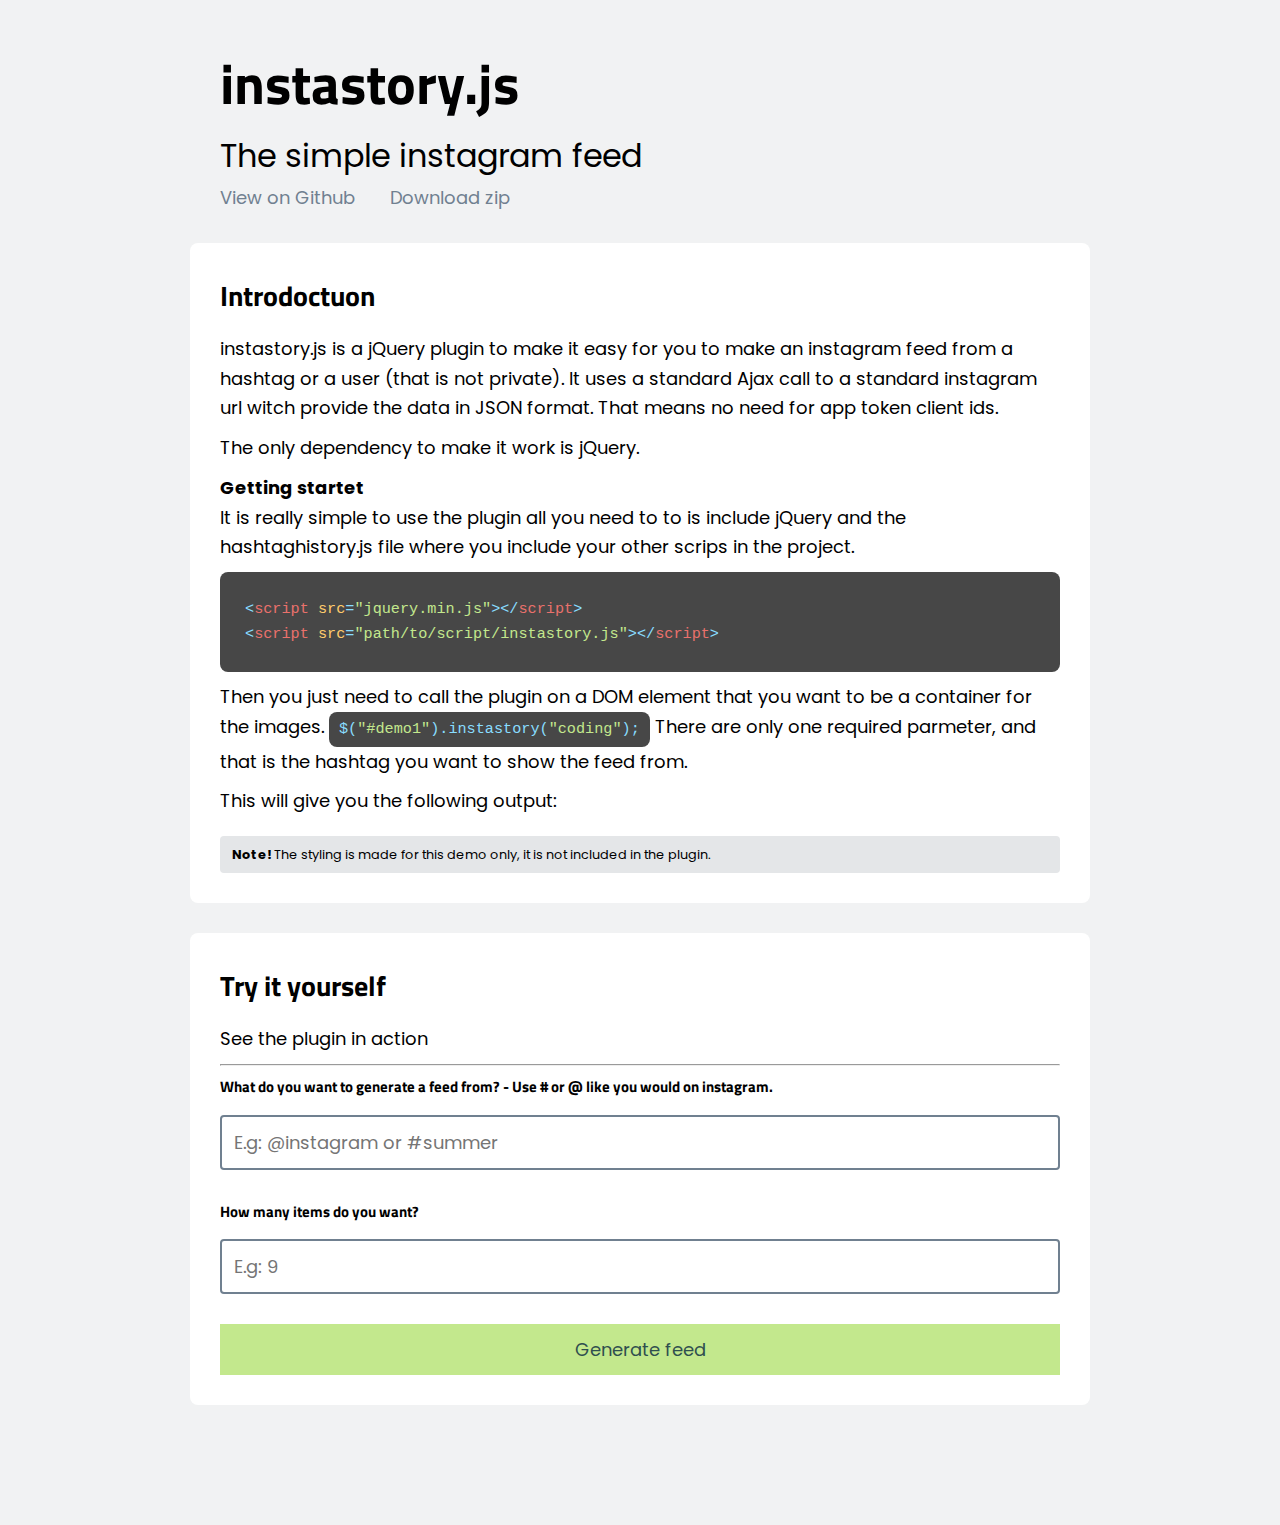
<file: bs441/instagram-feed-hashtag-story/instagram-feed-hashtag-story/index.html>
<!DOCTYPE html>
<html lang="en">
<head>
    <title>instastory.js - The simple instagram feed</title>

    <meta charset="utf-8">
    <meta name="viewport" content="width=device-width, initial-scale=1, shrink-to-fit=no">

    <link rel="stylesheet" href="https://use.fontawesome.com/releases/v5.8.1/css/all.css" integrity="sha384-50oBUHEmvpQ+1lW4y57PTFmhCaXp0ML5d60M1M7uH2+nqUivzIebhndOJK28anvf" crossorigin="anonymous">
    <link href="https://fonts.googleapis.com/css?family=Poppins|Titillium+Web:700" rel="stylesheet">
    <link rel="stylesheet" href="demo/demo-style.min.css">
</head>
<body>
    <header class="container">
        <h1>instastory.js</h1>
        <div class="sub">The simple instagram feed</div>
        <div class="buttons">
            <a href="https://github.com/kasperlegarth/instastory.js"><i class="fab fa-github"></i> View on Github</a>
            <a href="https://github.com/kasperlegarth/instastory.js/archive/master.zip"><i class="fas fa-cloud-download-alt"></i> Download zip</a>
        </div>
    </header>
    <main class="container">
        <section class="introduction">
            <div class="text">
                <h2>Introdoctuon</h2>
                <p>instastory.js is a jQuery plugin to make it easy for you to make an instagram feed from a hashtag or a user (that is not private). It uses a standard Ajax call to a standard instagram url witch provide the data in JSON format. That means no need for app token client ids.</p>
                <p>The only dependency to make it work is jQuery.</p>
                <p>
                    <strong>Getting startet</strong><br />
                    It is really simple to use the plugin all you need to to is include jQuery and the hashtaghistory.js file where you include your other scrips in the project.
                </p>
                <code class="highlight-me multiline">&lt;script src="jquery.min.js">&lt;/script>
&lt;script src="path/to/script/instastory.js">&lt;/script>
                </code>
                <p>Then you just need to call the plugin on a DOM element that you want to be a container for the images. <code class="highlight-me">$("#demo1").instastory("coding");</code> There are only one required parmeter, and that is the hashtag you want to show the feed from.</p>
                <p>This will give you the following output:</p>
                <div id="demo1"></div>
                <small class="note"><strong>Note!</strong> The styling is made for this demo only, it is not included in the plugin.</small>
            </div>
        </section>
    </main>
    <div class="playground container">
        <div class="controls text">
            <h2>Try it yourself</h2>
            <p>See the plugin in action</p>
            <hr>
            <h5>What do you want to generate a feed from? - Use # or @ like you would on instagram.</h5>
            <input type="text" id="hashtag-input" placeholder="E.g: @instagram or #summer">
            <h5>How many items do you want?</h5>
            <input type="text" id="limit-input" placeholder="E.g: 9">
            <button id="new-feed">Generate feed</button>
        </div>
        <div id="playground-result" class="result"></div>
    </div>
    <script src="https://ajax.googleapis.com/ajax/libs/jquery/3.3.1/jquery.min.js"></script>
    <script src="instastory.js"></script>
    <script src="demo/demo.js"></script>
</body>
</html>
</file>
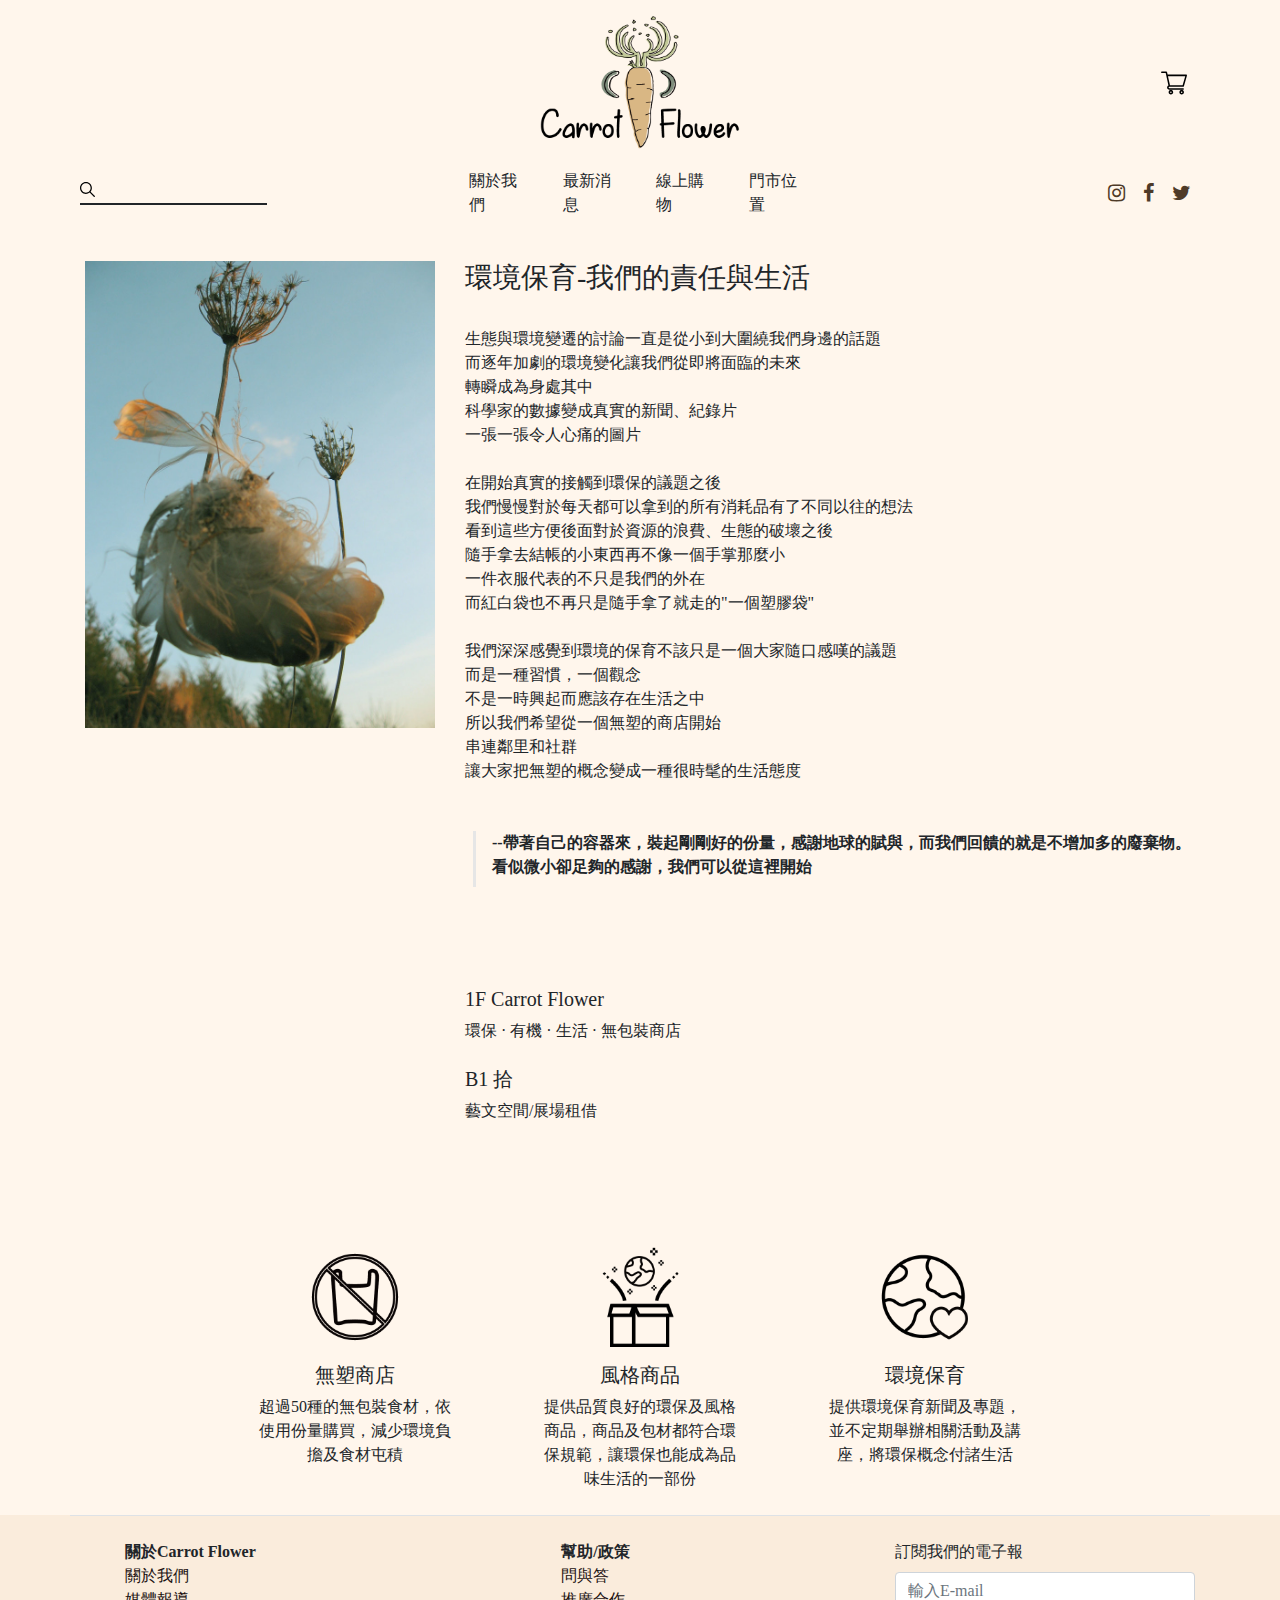
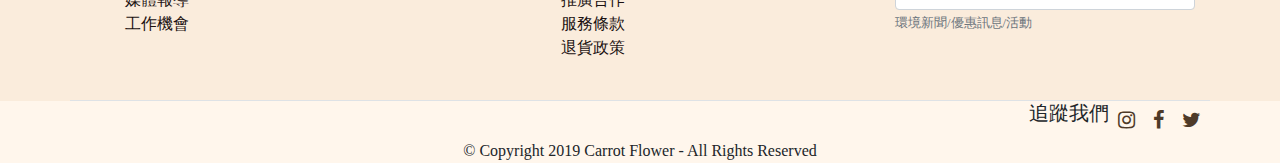
<file: about.html>
<!doctype html>
<html lang="en">
  <head>
    <!-- Required meta tags -->
    <meta charset="utf-8">
    <meta name="viewport" content="width=device-width, initial-scale=1, shrink-to-fit=no">

    <!-- Bootstrap CSS -->
    <!-- <link rel="stylesheet" href="https://stackpath.bootstrapcdn.com/bootstrap/4.4.1/css/bootstrap.min.css" integrity="sha384-Vkoo8x4CGsO3+Hhxv8T/Q5PaXtkKtu6ug5TOeNV6gBiFeWPGFN9MuhOf23Q9Ifjh" crossorigin="anonymous"> -->
    <link rel="stylesheet" href="bs441/css/bootstrap.css">
    <link rel="stylesheet" href="css/bk0810.css">
    <link rel="stylesheet" href="https://cdnjs.cloudflare.com/ajax/libs/font-awesome/4.7.0/css/font-awesome.min.css">
    <link href="https://fonts.googleapis.com/css?family=Roboto:700&display=swap" rel="stylesheet">

    <link rel="icon" href="image/icon.png" type="image/x-icon" />
    <title>Carrot Flower</title>
    <meta name="author" content="Carrot Flower">
    <meta name="copyright" content="Carrot Flower">
    
    <link rel="author" href="">
    <link rel="publisher" href="">
    <meta name="description" content="plastic free shop">
    
    <meta itemprop="name" content="Carrot Flower">
    <meta itemprop="image" content="https://carrotflower.000webhostapp.com/image/unboxed-canterbury.jpg">
    <meta itemprop="description" content="plastic free shop">
    
    <meta property="og:title" content="Carrot Flower" >
    <meta property="og:url" content="https://carrotflower.000webhostapp.com/">
    <meta property="og:image" content="https://carrotflower.000webhostapp.com/image/unboxed-canterbury.jpg">
    <meta property="og:description" content="Plastic Free shop" >
  </head>
  <body>


    <div class="container-fluied overflow-hidden">
      <header class="wrapper">


        <nav id="nav" class="client-navbar client-navbar-fixed-top">
          <!-- nav上層區 -->
           <div class="navbar-header mb-3 mt-3">
               <!-- 漢堡按鈕 -->
               <a href="#" id="btn"  class="navbar-mobile-btn"> 
                  <span></span>
                  <span></span>
                  <span></span>
               </a>
               
               <div class="media " >
                  <span></span>
               </div> 
               <!-- LOGO -->
               <a class="navbar-logo " href="index.html">
                  <!-- LOGO在不同裝置切換下面兩張圖片 -->
                  <img src="ICONS/LOGO-2.png" alt="logo">
                  <img src="ICONS/LOGO-3.png" alt="logo">
               </a>
               
      
               <div class="shop-car">
                  <button class="btn" data-toggle="" data-target="">
                       <img src="image/supermarket.svg" alt="" width="26">
                  </button>
               </div>
     
           </div>
     
           <!-- nav下層區 -->
           <div class="navbar-footer">
               <!-- 搜尋列 -->
               <div class="navbar-search">
                  <img src="image/search.svg" alt="" width="15">
               </div>
     
               <!-- navbar -->
               <div class="client-navbar-nav" >
                  <a class="navbar-link mx-3 my-1" href="about.html">關於我們   </a>
                  <a class="navbar-link mx-3 my-1" href="calendar.html">最新消息</a>                  
                  <a class="navbar-link mx-3 my-1" href="shop.html">線上購物</a>              
                  <a class="navbar-link mx-3 my-1" href="location.html">門市位置</a>         
               </div>         
                
               <!-- 社群連結 -->
               <div class="social-links">
                  <a href="#" class="fa fa-instagram"></a>
                  <a href="#" class="fa fa-facebook"></a>
                  <a href="#" class="fa fa-twitter"></a>
               </div>                
                             
           </div>         
                 
        </nav>          
     </header>

 <section class="about-sec p-t-66 p-b-38">
		<div class="container">
			<div class="aboutus row">
				<div class="col-md-4 p-b-30">
					<div class="hov-img-zoom">
						<img class="d-block w-100 mb-4" src="image/CF.jpg " alt="IMG-ABOUT">
					</div>
				</div>

				<div class="col-md-8 p-b-30">
			

					<h3>環境保育-我們的責任與生活</h3>
            
            <br>
            <div class="story-1">
              <p>生態與環境變遷的討論一直是從小到大圍繞我們身邊的話題</p>
              <p>而逐年加劇的環境變化讓我們從即將面臨的未來</p>
              <p>轉瞬成為身處其中</p>
             <p> 科學家的數據變成真實的新聞、紀錄片</p>
              <p>一張一張令人心痛的圖片</p>
              <br>
              <p>在開始真實的接觸到環保的議題之後</p>
              <p>我們慢慢對於每天都可以拿到的所有消耗品有了不同以往的想法</p>
              <p>看到這些方便後面對於資源的浪費、生態的破壞之後</p>
              <p>隨手拿去結帳的小東西再不像一個手掌那麼小</p>
              <p>一件衣服代表的不只是我們的外在</p>
              <p>而紅白袋也不再只是隨手拿了就走的"一個塑膠袋"</p>
              <br>
              <p>我們深深感覺到環境的保育不該只是一個大家隨口感嘆的議題</p>
              <p>而是一種習慣，一個觀念</p>
              <p>不是一時興起而應該存在生活之中</p>
              <p>所以我們希望從一個無塑的商店開始</p>
              <p>串連鄰里和社群</p>
              <p>讓大家把無塑的概念變成一種很時髦的生活態度</p>
            </div>
            <div class="story-2">
              <p>生態與環境變遷的討論一直是從小到大圍繞我們身邊的話題，而逐年加劇的環境變化讓我們從即將面臨的未來，轉瞬成為身處其中。</p>
               <br>
             <p> 科學家的數據變成真實的新聞、紀錄片，一張一張令人心痛的圖片。</p>
              
              <br>
              <p>在開始真實的接觸到環保的議題之後，我們慢慢對於每天都可以拿到的所有消耗品有了不同以往的想法，看到這些方便後面對於資源的浪費、生態的破壞之後，隨手拿去結帳的小東西再不像一個手掌那麼小，一件衣服代表的不只是我們的外在，而紅白袋也不再只是隨手拿了就走的"一個塑膠袋"。</p>
             
              <br>
              <p>我們深深感覺到環境的保育不該只是一個大家隨口感嘆的議題，而是一種習慣，一個觀念，不是一時興起而應該存在生活之中，所以我們希望從一個無塑的商店開始，串連鄰里和社群，讓大家把無塑的概念變成一種很時髦的生活態度。</p>
              
            </div>
            
     
                    
                    <br>
                    <br>
                    

					<div class="bo13 pl-3 ml-2">
						<p class="pb-2">
              <strong>--帶著自己的容器來，裝起剛剛好的份量，感謝地球的賦與，而我們回饋的就是不增加多的廢棄物。</strong>
              <br>
             <strong > 看似微小卻足夠的感謝，我們可以從這裡開始</strong>
            </p>
          </div> 
          <div class="blank"></div>

          <p style="font-family: Europa,STHeiti,Microsoft YaHei,SimHei;">
            <h5 class="mb-2">1F Carrot Flower</h5>
            
            環保 · 有機 · 生活 · 無包裝商店
            <br>
            <br>
            <h5 class="mb-2">B1 拾</h5>
            
            藝文空間/展場租借
          </p>

                   
					
          
          
				</div>
			</div>
		</div>
  </section>  

  
 <div class="blank"></div>     
  <div class="row text-center">
    <div class="col-12 goal py-4 mx-auto d-flex justify-content-between">
      <div class="goal-block mr-2">
      
          <img src="ICONS/shop.png " alt="">
          <h5 class="mt-3">無塑商店</h5>
          <p>
            超過50種的無包裝食材，依使用份量購買，減少環境負擔及食材屯積
          </p>
      
      </div>
      <div class="goal-block mx-2">
   
          <img src="ICONS/product.png " alt="">
        <h5 class="mt-3">風格商品</h5>
          <p>
            提供品質良好的環保及風格商品，商品及包材都符合環保規範，讓環保也能成為品味生活的一部份
          </p>
  
      </div>
      <div class="goal-block ml-2">
   
          <img src="ICONS/news.png" alt="">
          <h5 class="mt-3">環境保育</h5>
          <p>
            提供環境保育新聞及專題，並不定期舉辦相關活動及講座，將環保概念付諸生活
          </p>
    </div>
 

    </div>



  </div>

 
  <div class="bottom-row row" >

    <div class="col-12 bottom mx-auto py-4 d-flex justify-content-between border-top border-bottom">

      <div class="">
       <ul class="bottom-list">
        <strong>
          關於Carrot Flower
        </strong>
     
       <li><a href="">關於我們</a></li>
       <li><a href="">媒體報導</a></li>
       <li><a href="">工作機會</a></li>
     </ul>
      </div>

      <div class="">
        
     <ul class="bottom-list">
       <strong>
         幫助/政策
        </strong>
       <li><a href="">問與答</a></li>
       <li><a href="">推廣合作</a></li>
       <li><a href="">服務條款</a></li>
       <li><a href="">退貨政策</a></li>
     </ul>
      </div>

      
      <div class="newsletter d-block">
    
        <form class="">
          <div class="form-group">
            <label for="exampleInputEmail1">訂閱我們的電子報</label>
            <input type="email" class="form-control" id="exampleInputEmail1" aria-describedby="emailHelp" placeholder="輸入E-mail">
            <small id="emailHelp" class="form-text text-muted">環境新聞/優惠訊息/活動</small>
          </div>
          </form>

      
      </div>

     </div>
  

  </div>

         <div class="footer row mx-auto">

          <!-- <div class="col-12 d-block  py-3">
    
            <form class="newsletter ">
              <div class="form-group">
                <label for="exampleInputEmail1">訂閱我們的電子報</label>
                <input type="email" class="form-control" id="exampleInputEmail1" aria-describedby="emailHelp" placeholder="輸入E-mail">
                <small id="emailHelp" class="form-text text-muted">環境新聞/優惠訊息/活動</small>
              </div>
              </form>

          
          </div> -->

        
        <div class="social-links mx-auto">
            <h5>追蹤我們</h5>
                <a href="#" class="fa fa-instagram"></a>
                <a href="#" class="fa fa-facebook"></a>
                <a href="#" class="fa fa-twitter"></a>
           
          </div>

     
      <p class="col-12 text-center ">
        © Copyright 2019 Carrot Flower - All Rights Reserved
      </p>

    </div>

    </div>   
 </div>


<script>
   let btn=document.getElementById("btn");
  
  btn.onclick=function(){
    // btn.className="navbar-mobile-btn"+" open";
    let tog=btn.getAttribute("class");
    if(tog==="navbar-mobile-btn"){
      btn.setAttribute("class","navbar-mobile-btn open");
    }else{
      btn.setAttribute("class","navbar-mobile-btn");
    }
    
    // let nav=document.getElementById("nav");
    // nav.className="client-navbar"+" show"
    let nav=document.getElementById("nav");
    let show=nav.getAttribute("class");
    if(show==="client-navbar client-navbar-fixed-top"){
      nav.setAttribute("class","client-navbar client-navbar-fixed-top show");
    }else{
      nav.setAttribute("class","client-navbar client-navbar-fixed-top");
    }
    
  }
</script>
    
      
    

    









   


    <!-- Optional JavaScript -->
    <!-- jQuery first, then Popper.js, then Bootstrap JS -->
    <script src="https://code.jquery.com/jquery-3.4.1.slim.min.js" integrity="sha384-J6qa4849blE2+poT4WnyKhv5vZF5SrPo0iEjwBvKU7imGFAV0wwj1yYfoRSJoZ+n" crossorigin="anonymous"></script>
    <script src="https://cdn.jsdelivr.net/npm/popper.js@1.16.0/dist/umd/popper.min.js" integrity="sha384-Q6E9RHvbIyZFJoft+2mJbHaEWldlvI9IOYy5n3zV9zzTtmI3UksdQRVvoxMfooAo" crossorigin="anonymous"></script>
    <!-- <script src="https://stackpath.bootstrapcdn.com/bootstrap/4.4.1/js/bootstrap.min.js" integrity="sha384-wfSDF2E50Y2D1uUdj0O3uMBJnjuUD4Ih7YwaYd1iqfktj0Uod8GCExl3Og8ifwB6" crossorigin="anonymous"></script> -->
    <script src="bs441/js/bootstrap.js"></script>
  </body>
</html>
</file>
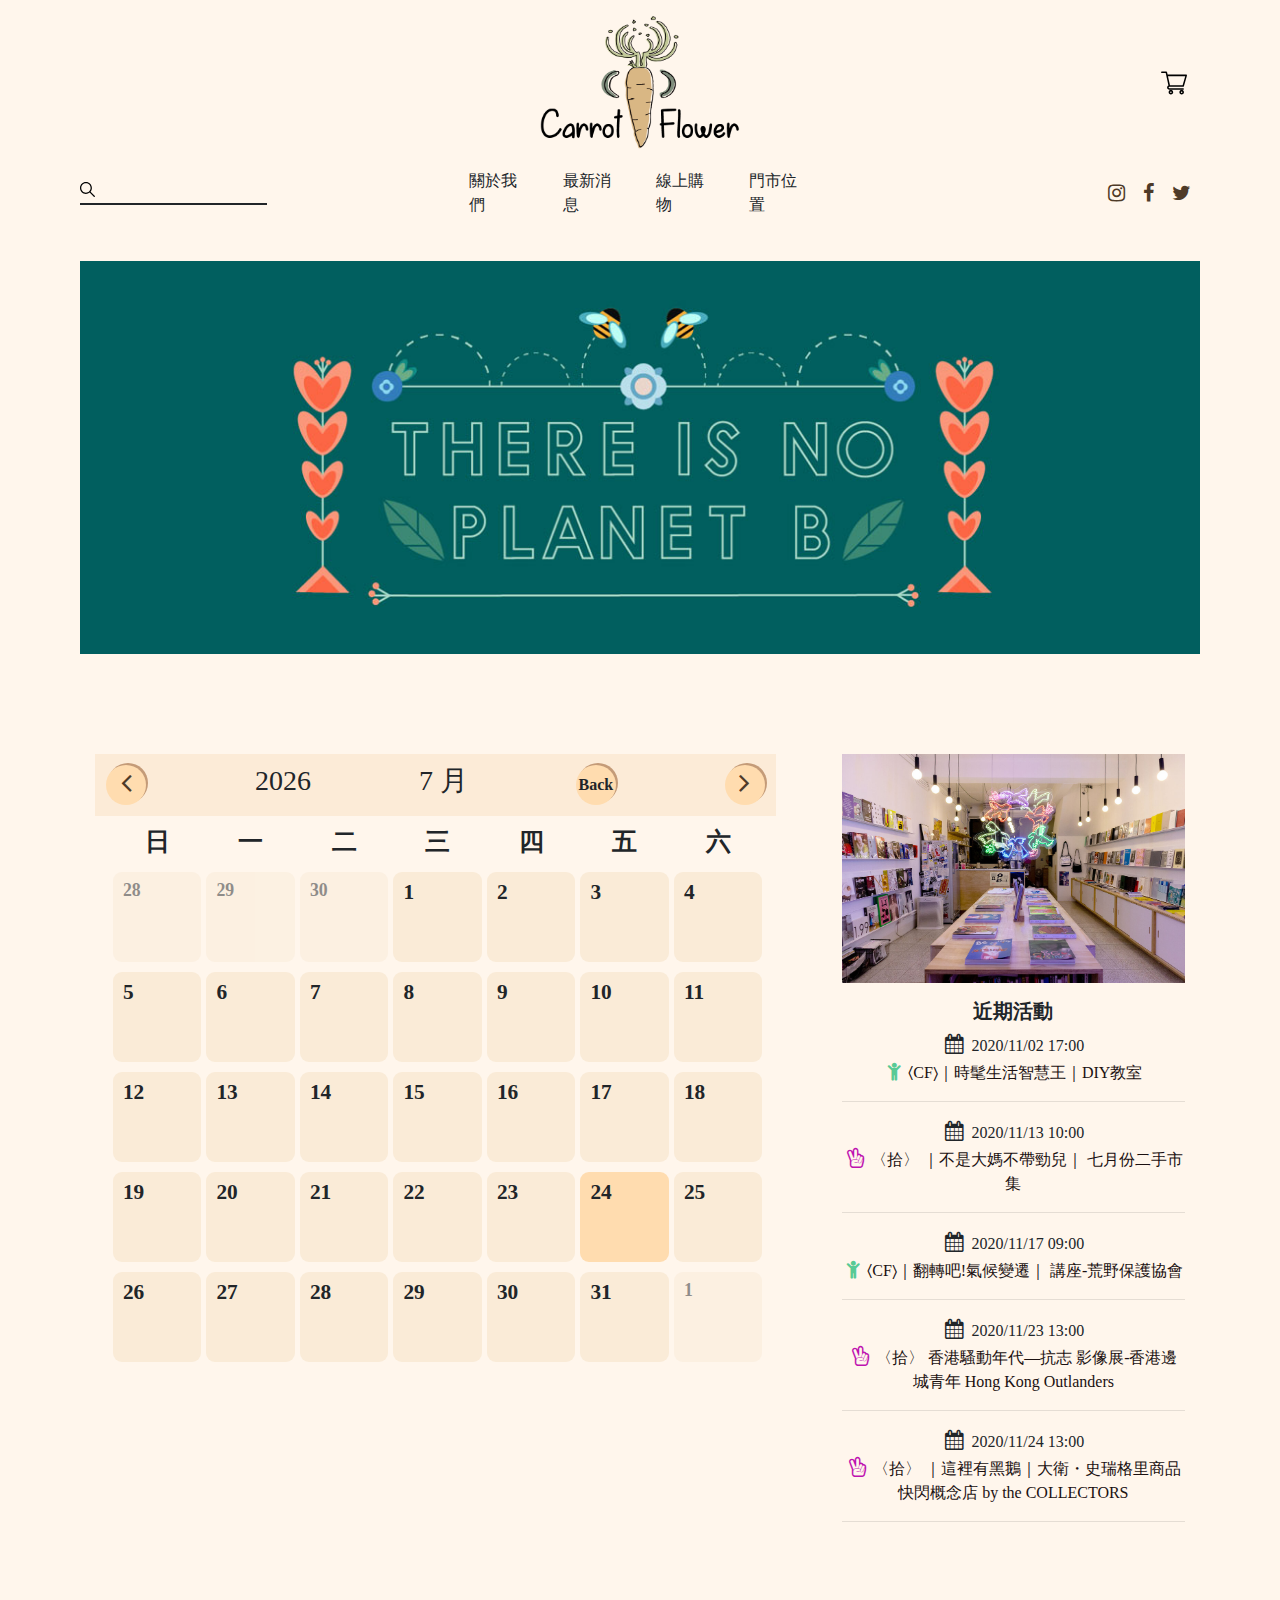
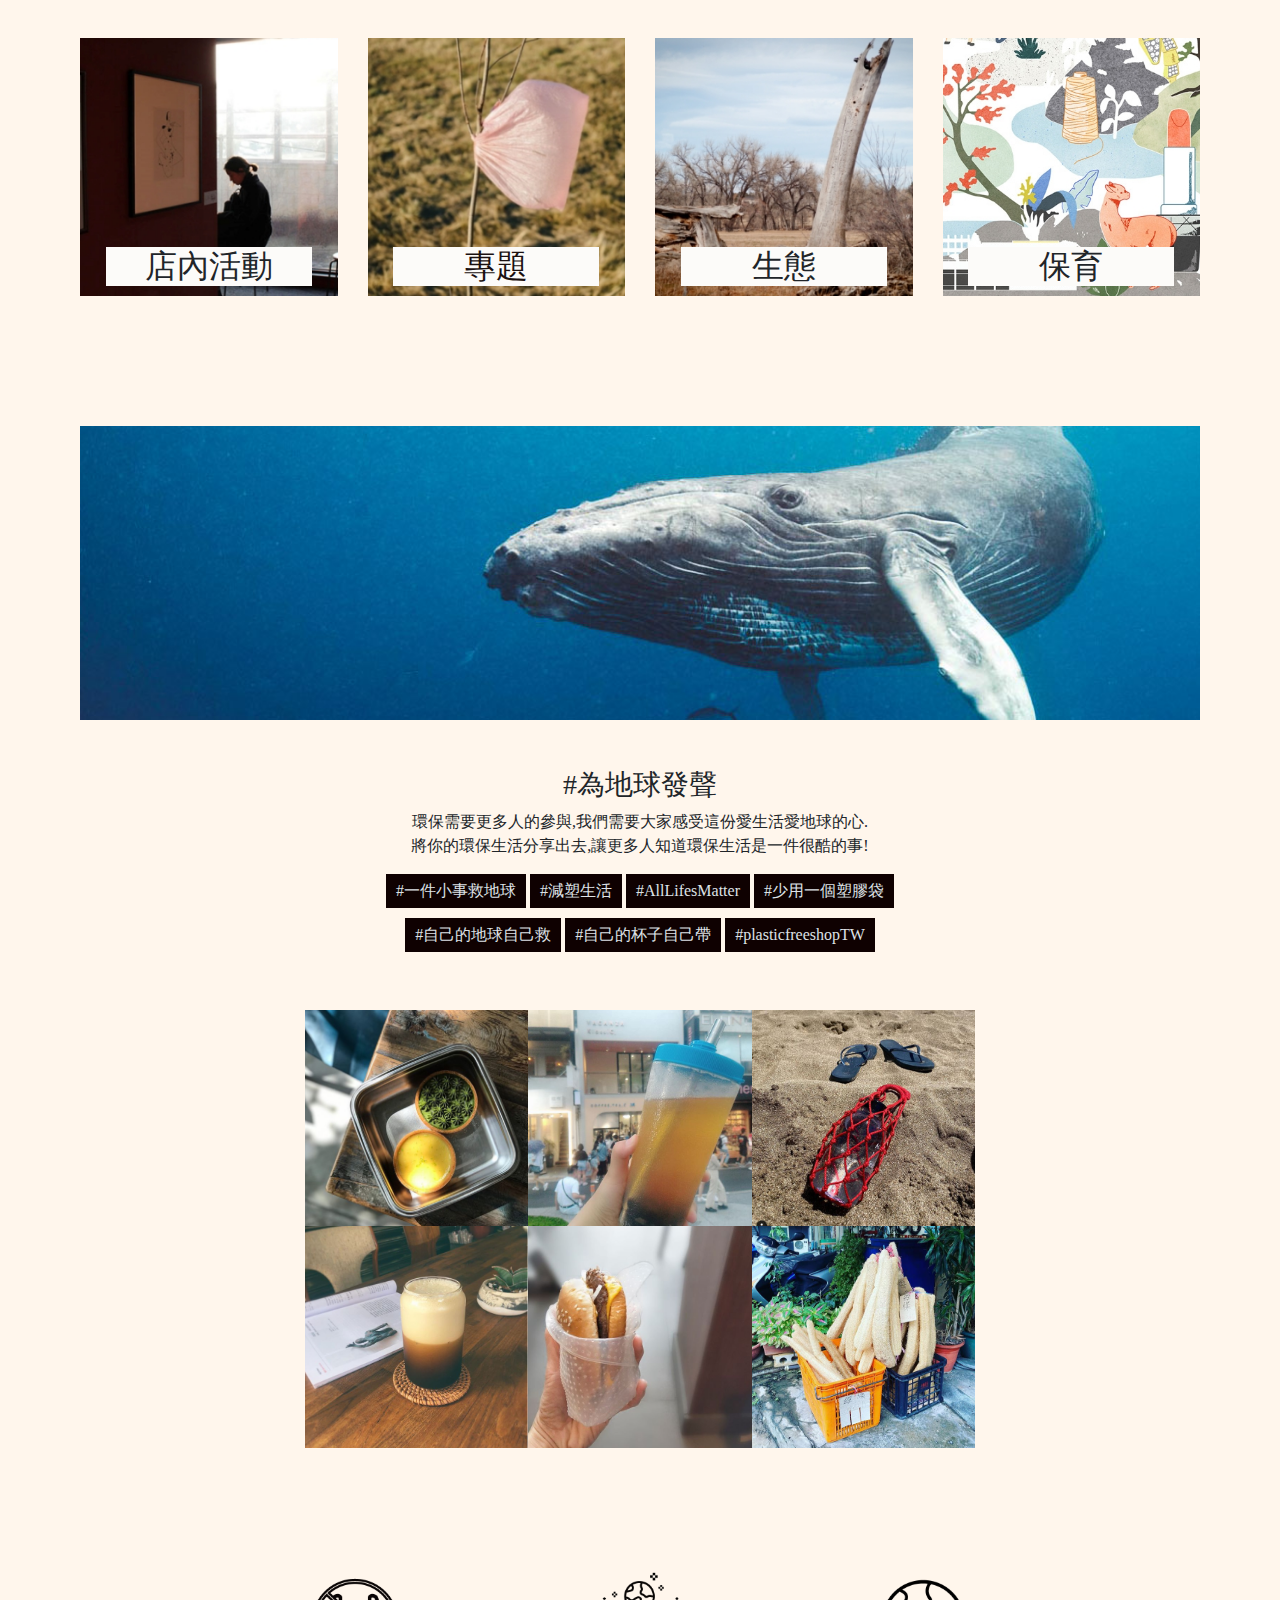
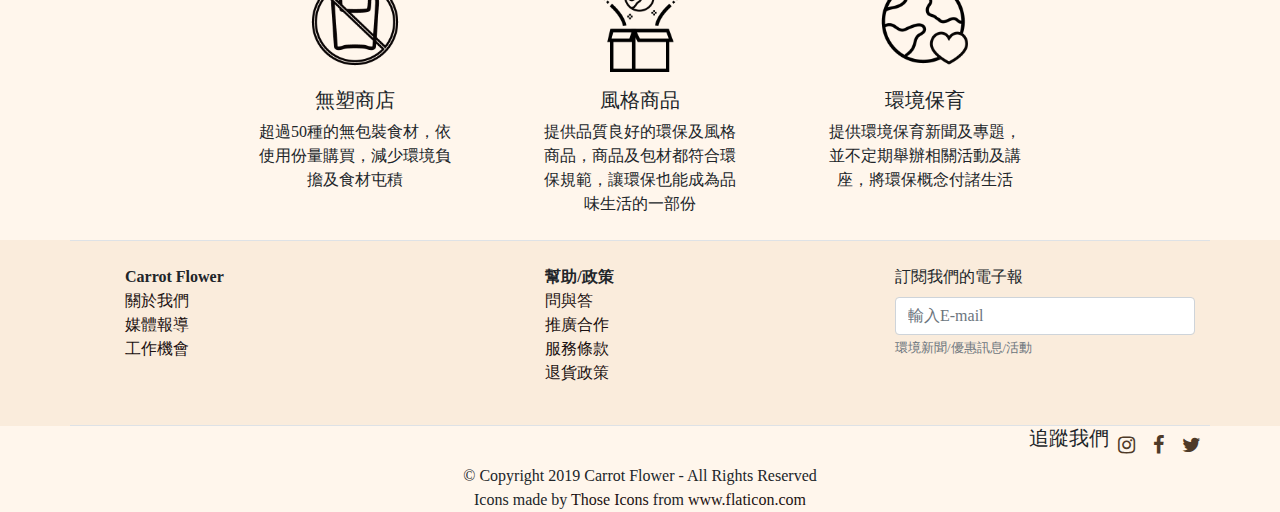
<file: calendar.html>
<!doctype html>
<html lang="en">
  <head>
    <!-- Required meta tags -->
    <meta charset="utf-8">
    <meta name="viewport" content="width=device-width, initial-scale=1, shrink-to-fit=no">

    <!-- Bootstrap CSS -->
    <!-- <link rel="stylesheet" href="https://stackpath.bootstrapcdn.com/bootstrap/4.4.1/css/bootstrap.min.css" integrity="sha384-Vkoo8x4CGsO3+Hhxv8T/Q5PaXtkKtu6ug5TOeNV6gBiFeWPGFN9MuhOf23Q9Ifjh" crossorigin="anonymous"> -->
    <link rel="stylesheet" href="bs441/css/bootstrap.css">
    <link rel="stylesheet" href="css/bk0810.css">
    <link rel="stylesheet" href="https://cdnjs.cloudflare.com/ajax/libs/font-awesome/4.7.0/css/font-awesome.min.css">
    <link href="https://fonts.googleapis.com/css?family=Roboto:700&display=swap" rel="stylesheet">

    <link rel="icon" href="image/icon.png" type="image/x-icon" />
    <title>Carrot Flower</title>
    <meta name="author" content="Carrot Flower">
<meta name="copyright" content="Carrot Flower">

<link rel="author" href="">
<link rel="publisher" href="">
<meta name="description" content="plastic free shop">

<meta itemprop="name" content="Carrot Flower">
<meta itemprop="image" content="https://carrotflower.000webhostapp.com/image/unboxed-canterbury.jpg">
<meta itemprop="description" content="plastic free shop">

<meta property="og:title" content="Carrot Flower" >
<meta property="og:url" content="https://carrotflower.000webhostapp.com/">
<meta property="og:image" content="https://carrotflower.000webhostapp.com/image/unboxed-canterbury.jpg">
<meta property="og:description" content="Plastic Free shop" >
  </head>
  

<div class="container-fluied overflow-hidden">
  <header class="wrapper">


    <nav id="nav" class="client-navbar client-navbar-fixed-top">
      <!-- nav上層區 -->
       <div class="navbar-header mb-3 mt-3">
           <!-- 漢堡按鈕 -->
           <a href="#" id="btn"  class="navbar-mobile-btn"> 
              <span></span>
              <span></span>
              <span></span>
           </a>
           
           <div class="media " >
              <span></span>
           </div> 
           <!-- LOGO -->
           <a class="navbar-logo " href="index.html">
              <!-- LOGO在不同裝置切換下面兩張圖片 -->
              <img src="ICONS/LOGO-2.png" alt="logo">
              <img src="ICONS/LOGO-3.png" alt="logo">
           </a>
           
  
           <div class="shop-car">
              <button class="btn" data-toggle="" data-target="">
                   <img src="image/supermarket.svg" alt="" width="26">
              </button>
           </div>
 
       </div>
 
       <!-- nav下層區 -->
       <div class="navbar-footer">
           <!-- 搜尋列 -->
           <div class="navbar-search">
              <img src="image/search.svg" alt="" width="15">
           </div>
 
           <!-- navbar -->
           <div class="client-navbar-nav" >
              <a class="navbar-link mx-3 my-1" href="about.html">關於我們   </a>
              <a class="navbar-link mx-3 my-1" href="calendar.html">最新消息</a>                  
              <a class="navbar-link mx-3 my-1" href="shop.html">線上購物</a>              
              <a class="navbar-link mx-3 my-1" href="location.html">門市位置</a>         
           </div>         
            
           <!-- 社群連結 -->
           <div class="social-links">
              <a href="#" class="fa fa-instagram"></a>
              <a href="#" class="fa fa-facebook"></a>
              <a href="#" class="fa fa-twitter"></a>
           </div>                
                         
       </div>         
             
    </nav>          
 </header>
                   
  
              
          
          
    
           
   
            

<div class="wrapper wrapper-top">
 <div class="row">
    <div class="mx-auto news-topimage">
      <img src="image/222.jpg" class="col-12">
    </div>
</div>  
<div class="blank"></div>
 
  <div class="row calendar mx-auto">
          <!-- 萬年曆 -->
         <div class="col-lg-8 position-relative">
             <div class="">
                <div class="year-month">

                  <i onclick="preMonth();" class="fa fa-angle-left"></i>
                <!-- <button onclick="preMonth();">◀ </button> -->
                    <h3 Id="year" style="display: inline-block"></h3>
                    <h3 id="month" style="display: inline-block"></h4>
                      <i onclick="back();" class="back">Back</i>  
                  <i onclick="nextMonth();" class="fa fa-angle-right"></i>
                </div>
                <div class="headlist">
                <div class="day">日</div>
                <div class="day">一</div>
                <div class="day">二</div>
                <div class="day">三</div>
                <div class="day">四</div>
                <div class="day">五</div>
                <div class="day">六</div>
                
                </div>
                <div class="">
                  <div id="list" class="list"></div>
                </div>
             
               
         </div>
         </div>

         <div class="col-lg-4 text-center">
           <img src="image/cale.jpg" class="w-100 mb-3">
        <div>
          <h5 class="font-weight-bold">近期活動</h5>
              <i class="fa fa-calendar">
           </i> 
           <span>2020/11/02 17:00</span> <br>
           <a href="#">
            <span class="fa fa-child"></span>
            &#9001;CF&#9002;｜時髦生活智慧王｜DIY教室
           </a>
           <hr>
          
           <i class="fa fa-calendar">
          </i> 
          <span>2020/11/13 10:00</span> <br>
          <a href="#">
           <span class="fa fa-hand-peace-o"></span> 
          &#9001;拾&#9002; ｜不是大媽不帶勁兒｜ 七月份二手市集
        </a>
        <hr>
          
          <i class="fa fa-calendar">
          </i> 
          <span>2020/11/17 09:00</span> <br>
          <a href="#">
            <span class="fa fa-child"></span>
            &#9001;CF&#9002;｜翻轉吧!氣候變遷｜ 講座-荒野保護協會 </h6>
          </a>
          <hr>

          <i class="fa fa-calendar">
          </i> 
          <span>2020/11/23 13:00</span> <br>
          <a href="#">
            <span class="fa fa-hand-peace-o"></span> 
          &#9001;拾&#9002; 香港騷動年代—抗志 影像展-香港邊城青年 Hong Kong Outlanders
        </a>
        <hr>

        <i class="fa fa-calendar">
        </i> 
        <span>2020/11/24 13:00</span> <br>
        <a href="#">
          <span class="fa fa-hand-peace-o"></span> 
        &#9001;拾&#9002; ｜這裡有黑鵝｜大衛・史瑞格里商品快閃概念店 by the COLLECTORS 
      </a>
      <hr>

        </div>
         </div>

        
      

         
  </div>

  <div class="blank"></div>  

  <div class="row ">

    <div class="col-12 col-md-6 col-lg-3 "> 
      <a href="#">
         <div class="cd1">
           <img src="image/news-1.jpg" alt="" class="w-100">
           <div class="cd1-text">
              <h2 class="mb-0">店內活動</h2>
           </div>
         </div>
      </a>
    </div>

    
    <div class="col-12 col-md-6 col-lg-3 "> 
      <a href="#">
         <div class="cd1">
           <img src="image/news-2.jpg" alt="" class="w-100">
           <div class="cd1-text">
              <h2 class="mb-0">專題</h2>
              <a href=""></a>
           </div>
         </div>
      </a>
    </div>

    <div class="col-12 col-md-6 col-lg-3 "> 
      <a href="#">
         <div class="cd1">
           <img src="image/news-4.jpg" alt="" class="w-100">
           <div class="cd1-text">
              <h2 class="mb-0">生態</h2>
           </div>
         </div>
      </a>
    </div>

    <div class="col-12 col-md-6 col-lg-3 "> 
      <a href="#">
         <div class="cd1">
           <img src="image/LVMHs.jpg" alt="" class="w-100">
           <div class="cd1-text">
              <h2 class="mb-0">保育</h2>
           </div>
         </div>
      </a>
    </div>

      <!-- 原本的CARD做法 -->
      <!-- <div class="col-12 col-md-6 col-lg-3">
      <div class="card">
        <img src="image/news-4.jpg" alt="" class="w-100">
        <div class="card-body">
          <h2 class="text-center">保育</h2>
        </div>
        
      </div>
    </div> -->
    
    
    </div>
    <div class="blank"></div>  




<div class="row">

    <div class="tag col-12 text-center">
       <img src="image/A-1.jpg" class="w-100 mb-5">

       <div class="text-center mb-3"> 
          <h3 class="text-center px-2">#為地球發聲</h3>
          <p class=" ">環保需要更多人的參與,我們需要大家感受這份愛生活愛地球的心.<br></p>
          <p class="">將你的環保生活分享出去,讓更多人知道環保生活是一件很酷的事!</p>
       </div>

       <div class="a-links mx-auto text-center mb-5">
           <a href="#">#一件小事救地球</a>
            <a href="#">#減塑生活</a>
            <a href="#">#AllLifesMatter</a>
            <a href="#">#少用一個塑膠袋</a><br>
            <a href="#">#自己的地球自己救</a>
            <a href="#">#自己的杯子自己帶</a>
            <a href="#">#plasticfreeshopTW</a>
       </div>
   
    <div class="col-12 d-flex instapic mx-auto ">
        <a href="#"><img src="image/ins-1.png" class="insta-pic"></a>
        <a href="#"><img src="image/ins-2.png" class="insta-pic"></a>
        <a href="#"><img src="image/ins-3.png" class="insta-pic"></a>
    </div>
    <div class="col-12 d-flex instapic mx-auto ">
      <a href="#"><img src="image/ins-4.png" class="insta-pic"></a>
      <a href="#"><img src="image/ins-5.png" class="insta-pic"></a>
      <a href="#"><img src="image/ins-6.png" class="insta-pic"></a>
  </div>
           
  <div class="blank"></div>
 
     

    

   <!-- <div class="insta ">
      <div class="">
          <blockquote class="instagram-media" data-instgrm-permalink="https://www.instagram.com/p/CBZ32EDJKdQ/?utm_source=ig_embed&amp;utm_campaign=loading" data-instgrm-version="12" style=" background:#FFF; border:0; border-radius:3px; box-shadow:0 0 1px 0 rgba(0,0,0,0.5),0 1px 10px 0 rgba(0,0,0,0.15); margin: 1px; max-width:540px; min-width:326px; padding:0; width:99.375%; width:-webkit-calc(100% - 2px); width:calc(100% - 2px);"><div style="padding:16px;"> </blockquote> 
   
      </div>
   </div> -->
       
  
      </div>
</div>


   
</div>
  

  
   
  



        
           
   <div class="row text-center">
    <div class="col-12 goal py-4 mx-auto d-flex justify-content-between">
      <div class="goal-block ">
      
          <img src="ICONS/shop.png " alt="">
          <h5 class="mt-3">無塑商店</h5>
          <p>
            超過50種的無包裝食材，依使用份量購買，減少環境負擔及食材屯積
          </p>
      
      </div>
      <div class="goal-block ">
   
          <img src="ICONS/product.png " alt="">
        <h5 class="mt-3">風格商品</h5>
          <p>
            提供品質良好的環保及風格商品，商品及包材都符合環保規範，讓環保也能成為品味生活的一部份
          </p>
  
      </div>
      <div class="goal-block ">
   
          <img src="ICONS/news.png" alt="">
          <h5 class="mt-3">環境保育</h5>
          <p>
            提供環境保育新聞及專題，並不定期舉辦相關活動及講座，將環保概念付諸生活
          </p>
    </div>
 

    </div>



  </div>

  <div class="bottom-row row" >

    <div class="col-12 bottom mx-auto py-4 d-flex justify-content-between border-top border-bottom">

      <div class="">
       <ul class="bottom-list">
        <strong>
        Carrot Flower
        </strong>
     
       <li><a href="">關於我們</a></li>
       <li><a href="">媒體報導</a></li>
       <li><a href="">工作機會</a></li>
     </ul>
      </div>

      <div class="">
        
     <ul class="bottom-list">
       <strong>
         幫助/政策
        </strong>
       <li><a href="">問與答</a></li>
       <li><a href="">推廣合作</a></li>
       <li><a href="">服務條款</a></li>
       <li><a href="">退貨政策</a></li>
     </ul>
      </div>

      
      <div class="newsletter d-block">
    
        <form class="">
          <div class="form-group">
            <label for="exampleInputEmail1">訂閱我們的電子報</label>
            <input type="email" class="form-control" id="exampleInputEmail1" aria-describedby="emailHelp" placeholder="輸入E-mail">
            <small id="emailHelp" class="form-text text-muted">環境新聞/優惠訊息/活動</small>
          </div>
          </form>

      
      </div>

     </div>
  

  </div>

         <div class="footer row mx-auto">


        
        <div class="social-links mx-auto">
            <h5>追蹤我們</h5>
                <a href="#" class="fa fa-instagram"></a>
                <a href="#" class="fa fa-facebook"></a>
                <a href="#" class="fa fa-twitter"></a>
           
          </div>

     
      <p class="col-12 text-center ">
        © Copyright 2019 Carrot Flower - All Rights Reserved <br>
        Icons made by <a href="https://www.flaticon.com/authors/those-icons" title="Those Icons">Those Icons</a> from <a href="https://www.flaticon.com/" title="Flaticon"> www.flaticon.com</a>
      </p>

    </div>

  



    
      
    

    
</div>   


  <script>
  //  function tog(){
  //    let tog=document.getElementById("btn");
  //    tog.className="navbar-mobile-btn"+" open";
  //    let nav=document.getElementById("nav");
  //    nav.className="client-navbar"+" show"

  //  }





  let btn=document.getElementById("btn");
  
  btn.onclick=function(){
    // btn.className="navbar-mobile-btn"+" open";
    let tog=btn.getAttribute("class");
    if(tog==="navbar-mobile-btn"){
      btn.setAttribute("class","navbar-mobile-btn open");
    }else{
      btn.setAttribute("class","navbar-mobile-btn");
    }
    
    // let nav=document.getElementById("nav");
    // nav.className="client-navbar"+" show"
    let nav=document.getElementById("nav");
    let show=nav.getAttribute("class");
    if(show==="client-navbar client-navbar-fixed-top"){
      nav.setAttribute("class","client-navbar client-navbar-fixed-top show");
    }else{
      nav.setAttribute("class","client-navbar client-navbar-fixed-top");
    }
    
  }
  



    // ----------------------------------------------------------
    //資料
    let state=null;
    let now = null;
    let nowd = null;
    let nowm = null;    
    // 初始化萬年曆--執行的規則
    function init(){
    state={
        current:new Date()
        //將變數設定為當下的時間
    };
    now = state.current.getTime();
    nowm = state.current.getMonth();
    nowd = state.current.getDate();
    // console.log(now);
    render();
    }

    function preMonth(){
    state.current.setMonth(state.current.getMonth()-1);
    render();
    }

    function nextMonth(){
    state.current.setMonth(state.current.getMonth()+1);
    render();
    }
    
    function back(){
    state.current.setTime(now);
    render();
    }
    
    //根據資料產生的畫面
    
    function render(){
       let headY=document.querySelector("#year");
       headY.textContent=state.current.getFullYear();
       let headM=document.querySelector("#month");
       headM.textContent=state.current.getMonth()+1+" 月";
    
       let list=document.querySelector("#list"); 
       list.innerHTML="";//先清空畫面

      //  now = new Date.getTime();
    
       let firstDate=new Date(state.current.getFullYear(),state.current.getMonth(),1);
       //設定一個變數儲存當下時間的年份/月份,並設定是第一天,這個第一天是為了下面迴圈的條件式用的
    
       let date=new Date(firstDate.getFullYear(),firstDate.getMonth(),1);
      //這個同等上面的第一天是拿來跑值用的
    
  
    
       //畫出上個月的後幾天 
       date.setDate(date.getDate()-date.getDay());
       //要先往前推到星期日,然後慢慢加到這個月
       //用今天的日期(getDate)往前推,星期幾就往前推幾天(getDay)
      
    
       while(date<firstDate){
           //條件為如果date比這個月第一天的日期更前面:JS的時間可以直接用><比較,小的為比較前面的日期
        renderDate(date,list);
        date.setDate(date.getDate()+1);
       //推算的方法就同下面畫一整個月的一樣,只是條件式不同
    }
       
       //畫出一個月
       while(date.getMonth()===state.current.getMonth()){
    
        //畫出一天的格子
        renderDate(date,list);
        //日期+1
        date.setDate(date.getDate()+1);
       }

      //畫出下個月的前幾天
      while(date.getDay()>0){  //也可以是!=不等於0
           //條件為如果今天的日期比星期天前面(不是星期天)的話就往前加
        renderDate(date,list);
        date.setDate(date.getDate()+1);
       //推算的方法就同畫一整個月的一樣,只是條件式不同
    }
      }  
    
      function renderDate(date,list){
    let cell=document.createElement("div");
    cell.className="date"+(date.getMonth( )===state.current.getMonth( )?" ":" fadeout");
    cell.className += (nowm === date.getMonth() && nowd === date.getDate()) ? " today":"";
    // cell.className += ((nowm===state.current.getMonth()) && (nowd===state.current.getDate())?" today":"");
    // cell.className += (date.getMonth()==="6" && date.getDate()==="1") ?" hoday":""; 
    //?"":""  為if..else-->if前面的條件成立,則執行第一個"",若否,則執行第二個""。
    cell.textContent=date.getDate();
    // list.appendChild(cell);
  //  console.log(state.current.getMonth()+"/"+state.current.getDate());
  //  console.log(date.getMonth()+1, date.getDate());
    
    
    //把cell的內容放入list中
   

    var holiday2020=[
      {date:"1103",event:"CF"},
      {date:"1113", event:"10"},
      {date:"1117",event:"CF"},
      {date:"1123",event:"10"}, 
      {date:"1124",event:"10"},  
    	{date:'0123',event:'春節'},
			{date:'0111',event:'投票日'},
      {date:'0101',event:'元旦'},
			{date:'0124',event:'除夕'},
			{date:'0125',event:'初一'},
			{date:'0126',event:'初二'},
			{date:'0127',event:'初三'},
			{date:'0128',event:'初四'},
			{date:'0129',event:'初五'},
			{date:'0208',event:'元宵節'},
			{date:'0214',event:'情人節'},
			{date:'0228',event:'和平紀念日'},
			{date:'0404',event:'兒童節'},
			{date:'0405',event:'清明節'},
			{date:'0501',event:'勞動節'},
			{date:'0510',event:'母親節'},
			{date:'0625',event:'端午節'},
			{date:'0626',event:'彈性放假'},
			{date:'0808',event:'父親節'},
			{date:'0825',event:'七夕'},
			{date:'0902',event:'中元節'},
			{date:'0928',event:'教師節'},
			{date:'1001',event:'中秋節'},
			{date:'1002',event:'彈性放假'},
			{date:'1010',event:'國慶日'},
			{date:'1031',event:'萬聖節'},
			{date:'1221',event:'冬至'},
			{date:'1225',event:'聖誕節'},
		
    
    ]
    // console.log(holiday2020.length);

    var fourDate="";

    if(date.getMonth()+1 < 10){
					if(date.getDate() < 10){
            fourDate= '0' + (date.getMonth()+1) + '0' + date.getDate();
					}else{
						fourDate= '0' + (date.getMonth()+1)+ date.getDate();
					}
				}else{
					if(date.getDate() < 10){
						fourDate= (date.getMonth()+1) + '0' + date.getDate();
					}else{
						fourDate= (date.getMonth()+1).toString() +  date.getDate();
					}
				}

        if(date.getFullYear() == 2020){
					for(let i=0;i<holiday2020.length;i++){
						if(fourDate == holiday2020[i].date && holiday2020[i].event=="CF"){
							cell.innerHTML += "<br/>" + '<span class="fa fa-child"></span>';
							
						}
            if(fourDate == holiday2020[i].date && holiday2020[i].event=="10"){
							cell.innerHTML += "<br/>" + '<span class="fa fa-hand-peace-o"></span>';
							
						}
            if(fourDate == holiday2020[i].date && holiday2020[i].event != 'CF' && holiday2020[i].event != '10'){
							cell.innerHTML += "<br/>" + "<a class='holiday'>" + holiday2020[i].event + "</a>";
              

							
						}
            

					}
				}
        console.log(fourDate);
       list.appendChild(cell);

    
    
      }  
     
    
  
    
    
    
    
  // let exh=document.createElement("div");
  // let textnode=document.createTextNode("CF");
  // exh.appendChild(textnode);
  // document.getElementsByClassName("date[7]").appendChild(exh);
  



    
   

    init();
    </script>    















<!-- Optional JavaScript -->
<!-- jQuery first, then Popper.js, then Bootstrap JS -->
<script src="https://code.jquery.com/jquery-3.4.1.slim.min.js" integrity="sha384-J6qa4849blE2+poT4WnyKhv5vZF5SrPo0iEjwBvKU7imGFAV0wwj1yYfoRSJoZ+n" crossorigin="anonymous"></script>
<script src="https://cdn.jsdelivr.net/npm/popper.js@1.16.0/dist/umd/popper.min.js" integrity="sha384-Q6E9RHvbIyZFJoft+2mJbHaEWldlvI9IOYy5n3zV9zzTtmI3UksdQRVvoxMfooAo" crossorigin="anonymous"></script>
<!-- <script src="https://stackpath.bootstrapcdn.com/bootstrap/4.4.1/js/bootstrap.min.js" integrity="sha384-wfSDF2E50Y2D1uUdj0O3uMBJnjuUD4Ih7YwaYd1iqfktj0Uod8GCExl3Og8ifwB6" crossorigin="anonymous"></script> -->
<script src="bs441/js/bootstrap.js"></script>
<script src="bs441/instagram-feed-hashtag-story/instagram-feed-hashtag-story/instastory.js"></script>
<script async src="//www.instagram.com/embed.js"></script>
</body>
</html>
</file>
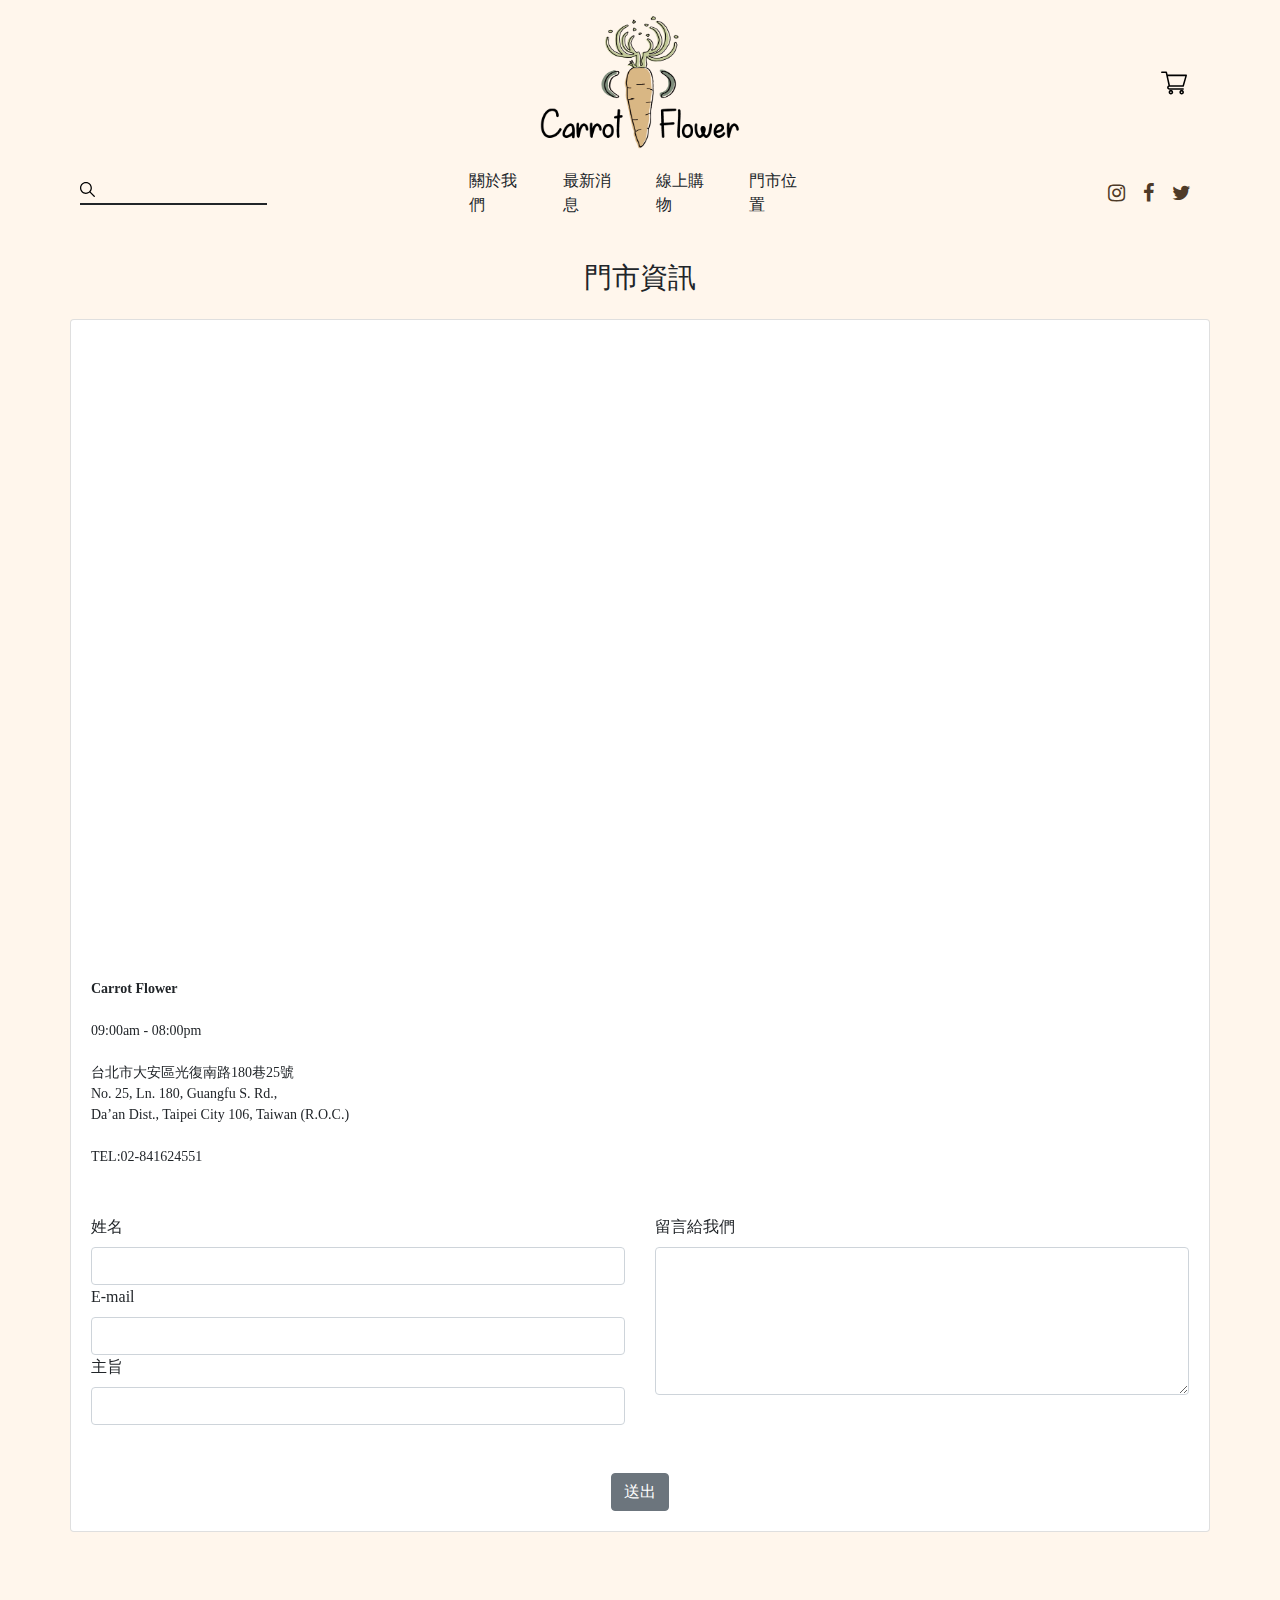
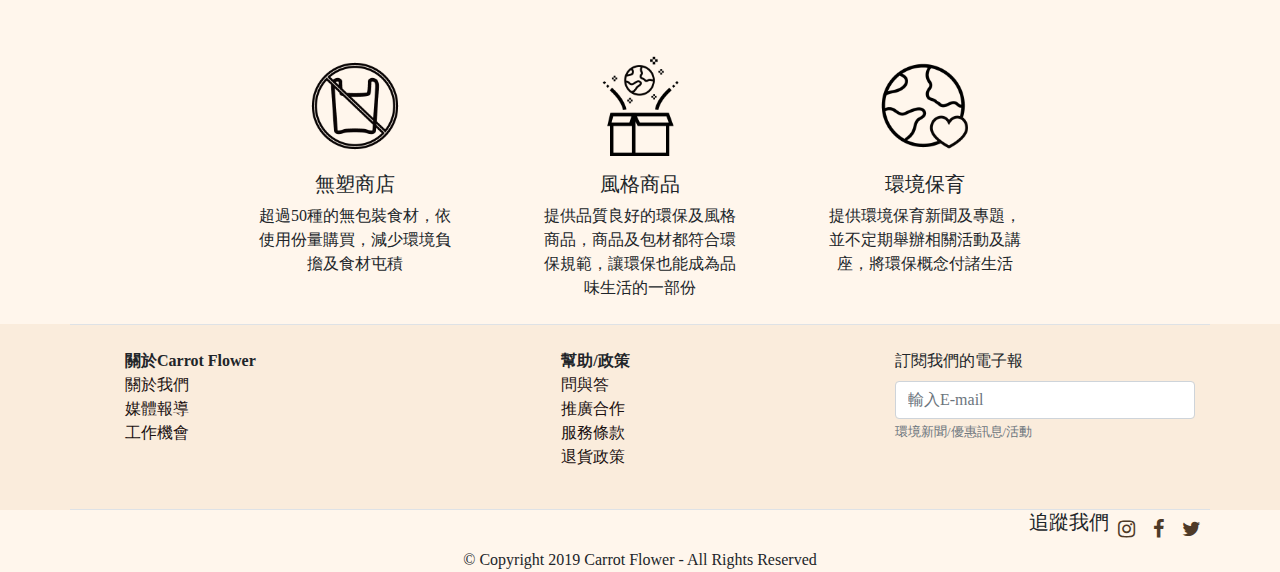
<file: location.html>
<!doctype html>
<html lang="en">
  <head>
    <!-- Required meta tags -->
    <meta charset="utf-8">
    <meta name="viewport" content="width=device-width, initial-scale=1, shrink-to-fit=no">

    <!-- Bootstrap CSS -->
    <!-- <link rel="stylesheet" href="https://stackpath.bootstrapcdn.com/bootstrap/4.4.1/css/bootstrap.min.css" integrity="sha384-Vkoo8x4CGsO3+Hhxv8T/Q5PaXtkKtu6ug5TOeNV6gBiFeWPGFN9MuhOf23Q9Ifjh" crossorigin="anonymous"> -->
    <link rel="stylesheet" href="bs441/css/bootstrap.css">
    <link rel="stylesheet" href="css/bk0810.css">
    <link rel="stylesheet" href="https://cdnjs.cloudflare.com/ajax/libs/font-awesome/4.7.0/css/font-awesome.min.css">
    <link href="https://fonts.googleapis.com/css?family=Roboto:700&display=swap" rel="stylesheet">

    <link rel="icon" href="image/icon.png" type="image/x-icon" />
    <title>Carrot Flower</title>
    <meta name="author" content="Carrot Flower">
    <meta name="copyright" content="Carrot Flower">
    
    <link rel="author" href="">
    <link rel="publisher" href="">
    <meta name="description" content="plastic free shop">
    
    <meta itemprop="name" content="Carrot Flower">
    <meta itemprop="image" content="https://carrotflower.000webhostapp.com/image/unboxed-canterbury.jpg">
    <meta itemprop="description" content="plastic free shop">
    
    <meta property="og:title" content="Carrot Flower" >
    <meta property="og:url" content="https://carrotflower.000webhostapp.com/">
    <meta property="og:image" content="https://carrotflower.000webhostapp.com/image/unboxed-canterbury.jpg">
    <meta property="og:description" content="Plastic Free shop" >
  </head>
  <body>

    <div class="container-fluied overflow-hidden">
      <header class="wrapper">


        <nav id="nav" class="client-navbar client-navbar-fixed-top">
          <!-- nav上層區 -->
           <div class="navbar-header mb-3 mt-3">
               <!-- 漢堡按鈕 -->
               <a href="#" id="btn"  class="navbar-mobile-btn"> 
                  <span></span>
                  <span></span>
                  <span></span>
               </a>
               
               <div class="media " >
                  <span></span>
               </div> 
               <!-- LOGO -->
               <a class="navbar-logo " href="index.html">
                  <!-- LOGO在不同裝置切換下面兩張圖片 -->
                  <img src="ICONS/LOGO-2.png" alt="logo">
                  <img src="ICONS/LOGO-3.png" alt="logo">
               </a>
               
      
               <div class="shop-car">
                  <button class="btn" data-toggle="" data-target="">
                       <img src="image/supermarket.svg" alt="" width="26">
                  </button>
               </div>
     
           </div>
     
           <!-- nav下層區 -->
           <div class="navbar-footer">
               <!-- 搜尋列 -->
               <div class="navbar-search">
                  <img src="image/search.svg" alt="" width="15">
               </div>
     
               <!-- navbar -->
               <div class="client-navbar-nav" >
                  <a class="navbar-link mx-3 my-1" href="about.html">關於我們   </a>
                  <a class="navbar-link mx-3 my-1" href="calendar.html">最新消息</a>                  
                  <a class="navbar-link mx-3 my-1" href="shop.html">線上購物</a>              
                  <a class="navbar-link mx-3 my-1" href="location.html">門市位置</a>         
               </div>         
                
               <!-- 社群連結 -->
               <div class="social-links">
                  <a href="#" class="fa fa-instagram"></a>
                  <a href="#" class="fa fa-facebook"></a>
                  <a href="#" class="fa fa-twitter"></a>
               </div>                
                             
           </div>         
                 
        </nav>          
     </header>

     <div class="loc row ">

         <!--Section: Contact v.2-->
<div class="col-12">
    <section class="section mx-auto">
    
        <!--Section heading-->
        <h3 class="section-heading text-center mb-4">門市資訊</h3>
      
        <div class="card mx-auto">
      
          <div class="card-body">
      
            <!--Google map-->
            <div id="map-container-google-12" class="z-depth-1-half map-container-7" style="height: 200px">
                <iframe src="https://www.google.com/maps/embed?pb=!1m14!1m8!1m3!1d903.6907346961927!2d121.5561314!3d25.0421179!3m2!1i1024!2i768!4f13.1!3m3!1m2!1s0x3442abc6f00ae3ef%3A0xa6aca4bd97fb3384!2zMTA25Y-w5YyX5biC5aSn5a6J5Y2A5YWJ5b6p5Y2X6LevMjAw5be3MjgtMuiZnw!5e0!3m2!1szh-TW!2stw!4v1578824219426!5m2!1szh-TW!2stw" width="600" height="450" frameborder="0" style="border:0;" allowfullscreen=""></iframe>
            </div>

      
            <div class="row">
             <div class="col-12">
               <p style="font-size: 14px;font-family: Europa,STHeiti,Microsoft YaHei,SimHei;">
                <br>
                 <strong>Carrot Flower</strong>
                 <br>
                 <br>
                 09:00am - 08:00pm
                 <br>
                 <br>
                 台北市大安區光復南路180巷25號
                 <br>
                 No. 25, Ln. 180, Guangfu S. Rd., 
                 <br>
                 Da’an Dist., Taipei City 106, Taiwan (R.O.C.)
                 <br>
                 <br>
                 TEL:02-841624551
               </p>
             </div>
      
              <!--Grid column-->
              <div class="pt-5 col-12">

                  <form action="https://docs.google.com/forms/u/0/d/e/1FAIpQLSehpysqyNRE9q4FU1OgsKlWFB9gjrgz8KwQCqHTpUzfWk4pNA/formResponse" method="POST">
        
                <div class="row">
                   <div class="col-md-6">
                        <div class="md-form">
                          <label for="contact-name" class="">姓名</label>
                          <input type="text" id="contact-name" class="form-control" name="entry.499568681">
                        
                        </div>
            
                        <div class="md-form">
                          <label for="contact-email" class="">E-mail</label>
                          <input type="text" id="contact-email" class="form-control" name="emailAddress">
                     
                        </div>
            
                        <div class="md-form">
                          <label for="contact-Subject" class="">主旨</label>
                          <input type="text" id="contact-Subject" class="form-control" name="entry.442351062">
                  
                        </div>
                        
                   </div>
                   <div class="col-md-6 mb-4">
                        <div class="md-form primary-textarea">
                          <label for="contact-message">留言給我們</label>
                          <textarea id="contact-message" class="md-textarea form-control" rows="5" style="padding-bottom: 1.2rem;" name="entry.376917469"></textarea>
                         
                        </div>
                      </div>
    
                      <div class="col-md-12">
                        <div class="text-center">
                            <button type="submit" class="btn btn-secondary mt-5">送出</button>
                        </div>
                      </div>
          
                </div>
                  </form>

              </div>
   
      
            </div>
      
          </div>
      
        </div>
      
      </section>
   </div>
</div> 
   
<div class="blank"></div>   
 
          
<div class="row text-center">
  <div class="col-12 goal py-4 mx-auto d-flex justify-content-between">
    <div class="goal-block mr-2">
    
        <img src="ICONS/shop.png " alt="">
        <h5 class="mt-3">無塑商店</h5>
        <p>
          超過50種的無包裝食材，依使用份量購買，減少環境負擔及食材屯積
        </p>
    
    </div>
    <div class="goal-block mx-2">
 
        <img src="ICONS/product.png " alt="">
      <h5 class="mt-3">風格商品</h5>
        <p>
          提供品質良好的環保及風格商品，商品及包材都符合環保規範，讓環保也能成為品味生活的一部份
        </p>

    </div>
    <div class="goal-block ml-2">
 
        <img src="ICONS/news.png" alt="">
        <h5 class="mt-3">環境保育</h5>
        <p>
          提供環境保育新聞及專題，並不定期舉辦相關活動及講座，將環保概念付諸生活
        </p>
  </div>


  </div>



</div>

<div class="bottom-row row" >

  <div class="col-12 bottom mx-auto py-4 d-flex justify-content-between border-top border-bottom">

    <div class="">
     <ul class="bottom-list">
      <strong>
        關於Carrot Flower
      </strong>
   
     <li><a href="">關於我們</a></li>
     <li><a href="">媒體報導</a></li>
     <li><a href="">工作機會</a></li>
   </ul>
    </div>

    <div class="">
      
   <ul class="bottom-list">
     <strong>
       幫助/政策
      </strong>
     <li><a href="">問與答</a></li>
     <li><a href="">推廣合作</a></li>
     <li><a href="">服務條款</a></li>
     <li><a href="">退貨政策</a></li>
   </ul>
    </div>

    
    <div class="newsletter d-block">
  
      <form class="">
        <div class="form-group">
          <label for="exampleInputEmail1">訂閱我們的電子報</label>
          <input type="email" class="form-control" id="exampleInputEmail1" aria-describedby="emailHelp" placeholder="輸入E-mail">
          <small id="emailHelp" class="form-text text-muted">環境新聞/優惠訊息/活動</small>
        </div>
        </form>

    
    </div>

   </div>


</div>

       <div class="footer row mx-auto">


      
      <div class="social-links mx-auto">
          <h5>追蹤我們</h5>
              <a href="#" class="fa fa-instagram"></a>
              <a href="#" class="fa fa-facebook"></a>
              <a href="#" class="fa fa-twitter"></a>
         
        </div>

   
    <p class="col-12 text-center ">
      © Copyright 2019 Carrot Flower - All Rights Reserved
    </p>

  </div>
</div>   



<script>
   let btn=document.getElementById("btn");
  
  btn.onclick=function(){
    // btn.className="navbar-mobile-btn"+" open";
    let tog=btn.getAttribute("class");
    if(tog==="navbar-mobile-btn"){
      btn.setAttribute("class","navbar-mobile-btn open");
    }else{
      btn.setAttribute("class","navbar-mobile-btn");
    }
    
    // let nav=document.getElementById("nav");
    // nav.className="client-navbar"+" show"
    let nav=document.getElementById("nav");
    let show=nav.getAttribute("class");
    if(show==="client-navbar client-navbar-fixed-top"){
      nav.setAttribute("class","client-navbar client-navbar-fixed-top show");
    }else{
      nav.setAttribute("class","client-navbar client-navbar-fixed-top");
    }
    
  }
</script>
  
    
  

  




   
    <!-- Optional JavaScript -->
    <!-- jQuery first, then Popper.js, then Bootstrap JS -->
    <script src="https://code.jquery.com/jquery-3.4.1.slim.min.js" integrity="sha384-J6qa4849blE2+poT4WnyKhv5vZF5SrPo0iEjwBvKU7imGFAV0wwj1yYfoRSJoZ+n" crossorigin="anonymous"></script>
    <script src="https://cdn.jsdelivr.net/npm/popper.js@1.16.0/dist/umd/popper.min.js" integrity="sha384-Q6E9RHvbIyZFJoft+2mJbHaEWldlvI9IOYy5n3zV9zzTtmI3UksdQRVvoxMfooAo" crossorigin="anonymous"></script>
    <!-- <script src="https://stackpath.bootstrapcdn.com/bootstrap/4.4.1/js/bootstrap.min.js" integrity="sha384-wfSDF2E50Y2D1uUdj0O3uMBJnjuUD4Ih7YwaYd1iqfktj0Uod8GCExl3Og8ifwB6" crossorigin="anonymous"></script> -->
    <script src="bs441/js/bootstrap.js"></script>
  </body>
</html>
</file>
<file: css/bk0810.css>
body{
    font-family:Microsoft JhengHei;
    font-size: 16px;
    background-color: rgb(255, 246, 236);
    

}
a{
    color: rgb(27, 17, 17); 
    
}

a:hover{
    text-decoration: none;
    color:  rgb(27, 17, 17); 
    font-weight: bold;
    
}

.blank{
    height: 100px;
}




.wrapper{
    padding: 0 80px;
    overflow: hidden;
}

@media only screen and (max-width: 992px){
    .wrapper{
        padding: 0;
    }
}

/* @media (max-width: 992px){
    .wrapper-top{
        margin-top: 80px;
    }
} */

.client-navbar{
    background-color: rgb(255, 246, 236); 
}

@media (max-width: 992px){
    .client-navbar{
    padding: 0px 20px;
       
        
    }}

.client-navbar.client-navbar-fixed-top {   
    margin-bottom: 40px;
}

@media (max-width: 992px){
    .client-navbar.client-navbar-fixed-top {
        position: fixed;
        top: 0;
        right: 0;
        left: 0;
        z-index: 1030;
        padding-bottom: 0;
        margin-bottom: 0;

     }}    
     @media (max-width: 992px){
         .news-topimage{
             padding-top: 30px;
         }
     }        
   


@media (max-width: 992px){
.client-navbar.show {
    position: fixed;
    right: 0;
    left: 0;
    bottom: 0;
    z-index: 1030;
    max-height: 100%;
  
    background-color: rgb(253, 252, 252,0.9);
    
}}

.list>.hoday{
    background-color: #252524;
}



/* navbar分成上下兩大區塊 */
.client-navbar .navbar-header, .client-navbar .navbar-footer {
    display: flex;
    align-items: center;
}

/* 上三下三共六區,將區塊均分,並設為flex以移動內容 */
.navbar-logo , .shop-car ,.media ,.navbar-search ,.client-navbar-nav ,.social-links{
    flex: 1; 
    flex-grow: 1;
    flex-shrink: 1;
    flex-basis: 0%;
    display: flex;
}


    


/* 漢堡按鈕區,在992px以下才會出現 */
.navbar-mobil-btn{
    display: none;
}
@media (max-width: 992px){
.navbar-mobile-btn {

    flex: 1;
    flex-grow: 1;
    flex-shrink: 1;
    flex-basis: 0%;
    justify-content: flex-start;
    display: block;

}}

/* 漢堡按鈕的三條線 */
@media (max-width: 992px){
    .navbar-mobile-btn span {
    display: block;
    height: 2px;
    width: 30px;
    background-color: #212529;
    margin-top: 6px;
    margin-bottom: 6bx;

    /* 在點擊觸發.open後會經過此transition過程變形成下面的形狀 */
    transition: all .3s ease-in-out;

}}

/* 第一條線,點擊後旋轉45度. */
@media (max-width: 992px){
.navbar-mobile-btn.open span:first-child {
    transform: rotate(45deg);
    transform-origin: 13%;
    
}}
/* 第二條線,點擊後消失 */
@media (max-width: 992px){
    .navbar-mobile-btn.open span:nth-child(2) {
        opacity: 0;
        
    }}
/* 第三條線,點擊後反方向轉45度 */
@media (max-width: 992px){
        .navbar-mobile-btn.open span:nth-child(3) {
            transform: rotate(-45deg);
            transform-origin: 13%;
            
        }}    

/* 在漢飽按鈕出現之後要收進去的選項:左上(空)/搜尋列/選單/社群媒體         */
@media (max-width: 992px){
    .client-navbar .media,.client-navbar .navbar-search,.client-navbar .client-navbar-nav,.client-navbar .social-links{
        display: none;
    }
}

/* 設定footer區塊跟選項的navbarnav區塊在.show出現的狀況下(也就是漢堡按鈕被打開的時候)垂直顯示 */

@media (max-width: 992px){
.client-navbar.show .navbar-footer,.client-navbar.show .navbar-footer .client-navbar-nav{
            display: flex;
            flex-direction: column;
    }
}

/* 在漢堡按鈕打開的狀態下(.show),navbar-nav/search跟social-links三個部份的順序要用order重新排列 */

@media (max-width: 992px){
.client-navbar.show>.navbar-footer>.client-navbar-nav{
    order: 1;
    }}

    @media (max-width: 992px){
        .client-navbar.show>.navbar-footer>.client-navbar-nav>.navbar-link{
           padding: 15px;
            }}    

@media (max-width: 992px){
    .client-navbar.show>.navbar-footer>.navbar-search{
        display: block;
        width: 100%;
        order: 3;
        margin-left: 30%;
      
     }}
   

@media (max-width: 992px){
        .client-navbar.show>.navbar-footer>.navbar-search::before{
        content: "";
        position: absolute;
        bottom: 0;
        width: 70%;
        height: 1.5px;
        background-color: #212529;
    }}


@media (max-width: 992px){
    .client-navbar.show>.navbar-footer>.social-links{
        display: block;
        order: 2;
            
    }}

    @media (max-width: 992px){
        .client-navbar.show>.navbar-footer>.social-links>.fa{
           
               padding: 20px; 
        }}










/* RWD切換兩個LOGO */
.navbar-logo img{
    display: none;
    width: 200px;

}
.navbar-logo img:nth-child(1){
    display: block;
}

@media (max-width:992px){
    .navbar-logo img:nth-child(1){display: none;}
    .navbar-logo img:nth-child(2){
        display: block;
        width: 200px;
    }
}
@media (max-width:360px){
    .navbar-logo img:nth-child(1){display: none;}
    .navbar-logo img:nth-child(2){
        display: block;
        width: 150px;
    }
}






/* 上下兩區塊的中間內容物置中 */
.navbar-logo, .client-navbar-nav {
    justify-content: center;
}
/* 上下兩區塊的右邊區塊內容物靠右 */
.shop-car, .social-links {
    justify-content: flex-end;
}

/* 若無設定左邊區塊的內容物自然靠左 */

/* 為了設定放下鏡下面線條的相對位置 */
.navbar-search{
position: relative;
}

.navbar-search img{
    margin-bottom: .5rem;
}

/* 設定偽類加進線條,並把位置設定在底部 */
.navbar-search::before{
    content: "";
    position: absolute;
    bottom: 0;
    width: 50%;
    height: 1.5px;
    background-color: #212529;
}



/* .client-navbar-nav{
    display: flex;
    transition:all 0.2s ease-in-out;
    
} */


.navbar-link{
    color: #212529;
    
}
 
/* .prod-slide{
    font-family:Microsoft JhengHei; 

} */

.container-fluied{
    background-color: rgb(255, 246, 236);
}
.top-bar{
    background-color: rgb(226, 198, 166);
    height: 20px;
}




.nav-link{
    padding: 0;
}

.carousel,.newimg,.calendar {
    max-width: 1200px;
}


@media (max-width:768px){
    .calendar>.col-lg-8 {
    
    display: none;

}}
.fa-child{
    color: #58ca95;
}
.fa-hand-peace-o{
    color: #be12b0;

}
.holiday{
    font-size: 18px;
    position: relative;
    bottom: -20px;
}




.navbar-brand{
    
    font-size: 1.5em;  
    margin: 0 0 0 0; 
    padding: 0 0 0 0;
}


    

/* 
.carousel-item{
    width: 100%;
  } */

  @media only screen and (min-width:480px) { .carousel-item{ height: 500px; } }

.carousel-indicators>li{
    width: 8px;
    height: 8px;
    border-radius: 50%;
}

.border-top {
    border-top: 0.5px solid #dee2e6 !important;
  }
  .border-bottom {
    border-bottom: 0.5px solid #dee2e6 !important;
  }




hr{
    max-width: 1200px;
}

.img-box{
    display: block;
    max-width: 470px;
    max-height:450px;  
    overflow: hidden;
}
.prod-slide{
  
   width: 100%;
   transition: all .5s;
  

}
.prod-slide:hover{
    
    width: 104%;
 
 }


.news{
    width:200px;

}
.social-links>a{
   
    padding: 8px;
    
}

p{
    margin: 0;
}

.top-bar {
    background-color: rgb(252, 235, 215);
}


.jumbotron{
    background-image: url("image/LVMH.jpg")
}


.event{
    max-width: 1140px;
}


.event>div>a{
   
    text-decoration: none;
}

/* .event{
   background-color: #e6cbb8;
   height: 300px;
   margin-top: 30px;
} */
/* .more{
    margin: 10px 0;
} */


.footer{
    background-color: rgb(255, 246, 236);
    max-width: 1140px;
 
}
/* LOCATION頁面 */
.card{
    max-width: 1140px;
}
.card-img-top{
    position: relative;
    height: 300px;
    overflow: hidden;
}
.card-img-top>img{
    position: absolute;
    top: -100px;
    width: 100%;

}


/* shop頁面 */
.filter-catagories{
    list-style: none;
    padding: 0;
   
    
    }
.filter-catagories>li>a{
    text-decoration: none;
    
    
}
.page-link{
    color: rgb(27, 17, 17); 
    background-color:transparent ;
}

.pi-pic>a>img{
    width: 100%;
    box-shadow:inset 0 0 0 1px  rgba(0,0,0,1);

}
.product-shop{
    max-width: 1140px;
}




.product>img{
    width: 100%;
}

.catagory-name {
    margin-bottom: 10px;
}
.catagory-name .catagory-name>p{
    font-size: 10px;

}


.site-section{
    background-color: rgb(255, 246, 236);
    padding: 50px 0;
 }
 .pagination {
    /* margin-right: -6px;
    margin-left: -6px; */
    padding-top: 30px;
}
.active-pagination {
    background-color: #222222;
    color: white;
}

.item-pagination {
    font-family: Montserrat-Regular;
    font-size: 13px;
    color: #808080;
    width: 36px;
    height: 36px;
    border-radius: 50%;
    border: 1px solid #eeeeee;
    margin: 6px;}

.flex-c-m {
    display: flex;
    justify-content: center;
    align-items: center;


}   
.trans-0-4{

    transition: all 0.4s;
}

/* About頁面 */

.aboutimg {
    width: 820px;
}
.story-2{
    display: none;
}

@media (max-width:767px){
    .story-1{display: none;}
    .story-2{display: block;}
}




.m-text26 {
        font-family: Montserrat-Regular;
        font-size: 25px;
        color: #333333;
        line-height: 1.2;
    }    

/* fixtop之後的圖片下移     */
@media (max-width:992px){
    .slider,.news-topimage {
        margin-top: 110px;
     
    }
    .loc,.product-list,.aboutus.row {
        margin-top: 140px;
    }  
}    

.about-sec{
    background-color: rgb(255, 246, 236);
}
.bo13 {
    border-left: 3px solid #e6e6e6;
} 







.fa {
    padding: 2px;
    font-size: 20px!important;

    text-align: center;
    text-decoration: none;
    margin: 1px 1px;
  }

.fa:hover{
    text-decoration: none;
}
  
.fa-instagram {
    
    color: #4e3a28;
  }
.fa-facebook {
   
    color: #4e3a28;

  }
.fa-twitter {
    
    color: #4e3a28;
  }

  .loc{
    background-color: rgb(255, 246, 236);
    
  }

  .map-container-7{
    overflow:hidden;
    padding-bottom:56.25%;
    position:relative;
    height:0;
    }
.map-container-7>iframe{
    left:0;
    top:0;
    height:100%;
    width:100%;
    position:absolute;
    }

.goal{
    max-width: 800px;
}

/* .goal-block{
    flex: 1; 
    flex-grow: 1;
    flex-shrink: 1;
    flex-basis: 0%;
    display: flex;
} */
.goal>div>img{
    width: 100px;
    
}
.goal>div>p{
    display: none;
}
@media only screen and (min-width:480px) { .goal>div>p { display: block; } }

.goal-block{
    width: 200px;
}

/* LOCATION */
/* .section{width: 800px;} */
/* 使用後會使rwd在縮小時失能 */

/* calendar頁面 */
.tag>img{
    max-width: 1140px;
}


/* NEWs頁面 */
.year-month{
    
    background-color: rgb(252, 235, 215);
    width: 95%;
    padding: 10px;
    display: flex;
    justify-content: space-between;
    align-items: center;


} 
.headlist{
    display: flex;
    /* 讓直向的數字變橫向 */
    text-align: center;
    margin-left: auto;
    margin-right: auto;
    width: 95%;
    font-size: 25px;
    font-weight: bold;
    margin-bottom: 20px;
}
.headlist>.day{
    width:13%;
    height:30px ;
   
   
    margin-right: 5px;
    margin-top: 2px;
    margin-bottom: 2px;
    padding: 5px 10px;
    border-radius:10% ;

    
   
    
}  

.list{
    display: flex;
    /* 讓直向的數字變橫向 */
    flex-wrap: wrap;
    /* 橫向斷行 */
    width: 95%;
    height: 500px;
    margin-left: auto;
    margin-right: auto;
    
    font-size: 16pt;
    font-weight: bold;
    margin-bottom: 80px;



 }
.list>.date{
    width:13%;
    height:18% ;
    /* height:100px; */
    background-color: antiquewhite;
    margin-right: 5px;
    margin-top: 2px;
    margin-bottom: 2px;
    padding: 5px 10px;
    border-radius:10% ;
}  


@media only screen and (max-width: 1040px) and (min-width: 992px){
    .list{
        height: 350px;
    }
       

}

.list>.today{
    background-color: rgb(255, 220, 175);
}

.list>.fadeout{
    opacity: 0.5;
    font-size: smaller;
    
}
/* h3{
    position: relative;
    left: 20px;
    top: 20px;
    font-size: 50px;
} */

.fa-angle-left,.fa-angle-right{
    color: #4e3a28;
    background-color:  rgb(255, 220, 175);
    width: 40px;
    height: 40px;
    font-weight: bold;
    font-size: 30px!important;
    border-radius: 50%;
    box-shadow: 2px -2px #c49b78;
    cursor: pointer;

}
.back{
    background-color:  rgb(255, 220, 175);
    border-radius: 50%;
    box-shadow: 2px -2px #c49b78;
    font-style: normal;
    font-family:Microsoft JhengHei;
    display: flex;
    align-items: center;
    justify-content: center;
    width: 40px;
    height: 40px;
    font-weight: bold;
    cursor: pointer;


}
.dots{
    width: 5px;
    border-radius: 50%;
    background-color:  #c49b78;
}




/* footer*/
.bottom-row{
    background-color: rgb(250, 236, 220);
}

.bottom{
    max-width: 1140px;
}

.bottom-list>li{
   
    list-style: none;
}


.bottom-list{
  
    display: none;
}
@media (min-width:768px) { .bottom-list{ display: block; } }

.newsletter{
    width: 300px;
    margin-right: auto;
    margin-left: auto;
    }
@media (min-width:768px) { .newsletter{ margin-right:0 ; margin-left: 0; } }


footer>li{
    border-style: solid;
  border-width: 2px;
  border-color: rgb(39, 20, 12); 
}

.cd1{
    position: relative;
    margin-bottom: 30px;
   
}
.cd1>.cd1-text{
    background-color: rgba(252, 251, 249);
    color:#212529;
    position: absolute;
    right: 10%;
    left: 10%;
    text-align: center;
    bottom:10px;   
    
}

.a-links{
    max-width: 700px;
}

.a-links>a{
    color: #dee2e6;
    background-color: rgb(15, 1, 1);
    display: inline-block;
    padding: 5px 10px;
    margin-bottom: 10px;   
}

.instapic{
    max-width: 700px;
    
    
}

.instapic>a{
    
    flex: 1; 
    flex-grow: 1;
    flex-shrink: 1;
    flex-basis: 0%;
    display: flex;
    
}

.insta-pic{
  width: 100%;
 
  
    



}
</file>
<file: bs441/instagram-feed-hashtag-story/instagram-feed-hashtag-story/demo/demo-style.min.css>
*{-webkit-box-sizing:border-box;box-sizing:border-box}body{font-family:'Poppins', sans-serif;font-size:18px;line-height:1.65;background-color:#f1f2f3}h1,h2,h3,h4,h5,h6{font-family:'Titillium Web', sans-serif}h2{font-size:1.75rem}small{font-size:0.8rem}small.note{display:block;padding:8px 12px;background-color:#e4e6e8;border-radius:4px}.container{margin:0 auto;padding:30px;max-width:900px}header h1{margin:0;font-size:3.5rem}header h1+.sub{font-size:2rem}header a{color:slategray;text-decoration:none}header a:not(:last-child){margin:0 30px 0 0}main{background-color:#ffffff;border-radius:8px}section{display:-webkit-box;display:-ms-flexbox;display:flex}section:not(:last-child){margin-bottom:50px;padding-bottom:50px;border-bottom:solid 1px #e4e6e8}.text h1,.text h2,.text h3,.text h4,.text h5,.text h6{margin:0 0 15px}.text p{margin:0 0 10px}.text p:last-child{margin:0}input{margin:0 0 30px;padding:12px;width:100%;font-size:18px;font-family:'Poppins', sans-serif;border:solid 2px slategray;border-radius:4px}button{padding:12px 0;width:100%;color:darkslategray;font-size:18px;font-family:'Poppins', sans-serif;text-align:center;background-color:#C3E88D;border:none}.playground{margin-bottom:60px;padding:30px 0}.playground .controls{margin:0 0 30px;padding:30px;background-color:#fff;border-radius:8px}.playground .result{display:-webkit-box;display:-ms-flexbox;display:flex;-ms-flex-wrap:wrap;flex-wrap:wrap;-webkit-box-pack:justify;-ms-flex-pack:justify;justify-content:space-between;-ms-flex-line-pack:start;align-content:flex-start}.playground .result .post{position:relative;display:block;margin:0 0 2%;width:32%;border-radius:4px;overflow:hidden}.playground .result .post img{position:absolute;top:50%;left:0;width:100%;border-radius:4px;-webkit-transform:translate(0, -50%);transform:translate(0, -50%)}.playground .result .post .meta{position:absolute;left:0;bottom:0;display:block;padding:15px;width:100%;height:60px;color:#fff;font-size:13px;text-decoration:none;background:-webkit-gradient(linear, left top, left bottom, from(rgba(0,0,0,0)), color-stop(60%, rgba(0,0,0,0.65)), to(rgba(0,0,0,0.65)));background:linear-gradient(to bottom, rgba(0,0,0,0) 0%, rgba(0,0,0,0.65) 60%, rgba(0,0,0,0.65) 100%);-webkit-transition:all .5s ease-in-out;transition:all .5s ease-in-out;overflow:hidden}.playground .result .post .meta p{margin:0 0 20px;opacity:0;visibility:hidden;-webkit-transition:all .5s ease;transition:all .5s ease}.playground .result .post .meta .stats{position:absolute;left:15px;right:15px;bottom:10px;text-align:center}.playground .result .post .meta .stats i{margin:0 10px 0 0}.playground .result .post .meta .stats .likes{margin:0 30px 0 0}.playground .result .post::after{display:block;padding-top:100%;content:''}.playground .result .post:hover .meta{height:100%;background:-webkit-gradient(linear, left top, left bottom, from(rgba(0,0,0,0.65)), color-stop(60%, rgba(0,0,0,0.65)), to(rgba(0,0,0,0.65)));background:linear-gradient(to bottom, rgba(0,0,0,0.65) 0%, rgba(0,0,0,0.65) 60%, rgba(0,0,0,0.65) 100%)}.playground .result .post:hover .meta p{opacity:1;visibility:visible}#demo1{display:-webkit-box;display:-ms-flexbox;display:flex;margin:20px -5px;-webkit-box-pack:center;-ms-flex-pack:center;justify-content:center;-ms-flex-wrap:wrap;flex-wrap:wrap}#demo1 a{display:block;padding:5px;width:16.66666%}#demo1 a img{width:100%;height:auto;border-radius:4px}#demo1+.note{margin-top:-20px}.highlight-me{display:inline-block;padding:5px 10px;color:#89DDFF;font-size:0.95rem;background-color:#474747;border-radius:8px}.highlight-me.multiline,.highlight-me.block{display:block;margin:10px 0;padding:25px;white-space:pre-line}.highlight-me.block{width:50%}.highlight-me [data-type="tag"]{color:#E9716C}.highlight-me [data-type="attr"]{color:#FFCB6B}.highlight-me [data-type="val"]{color:#C3E88D}.highlight-me [data-type="plain"]{color:#fff}
/*# sourceMappingURL=demo-style.min.css.map */
</file>
